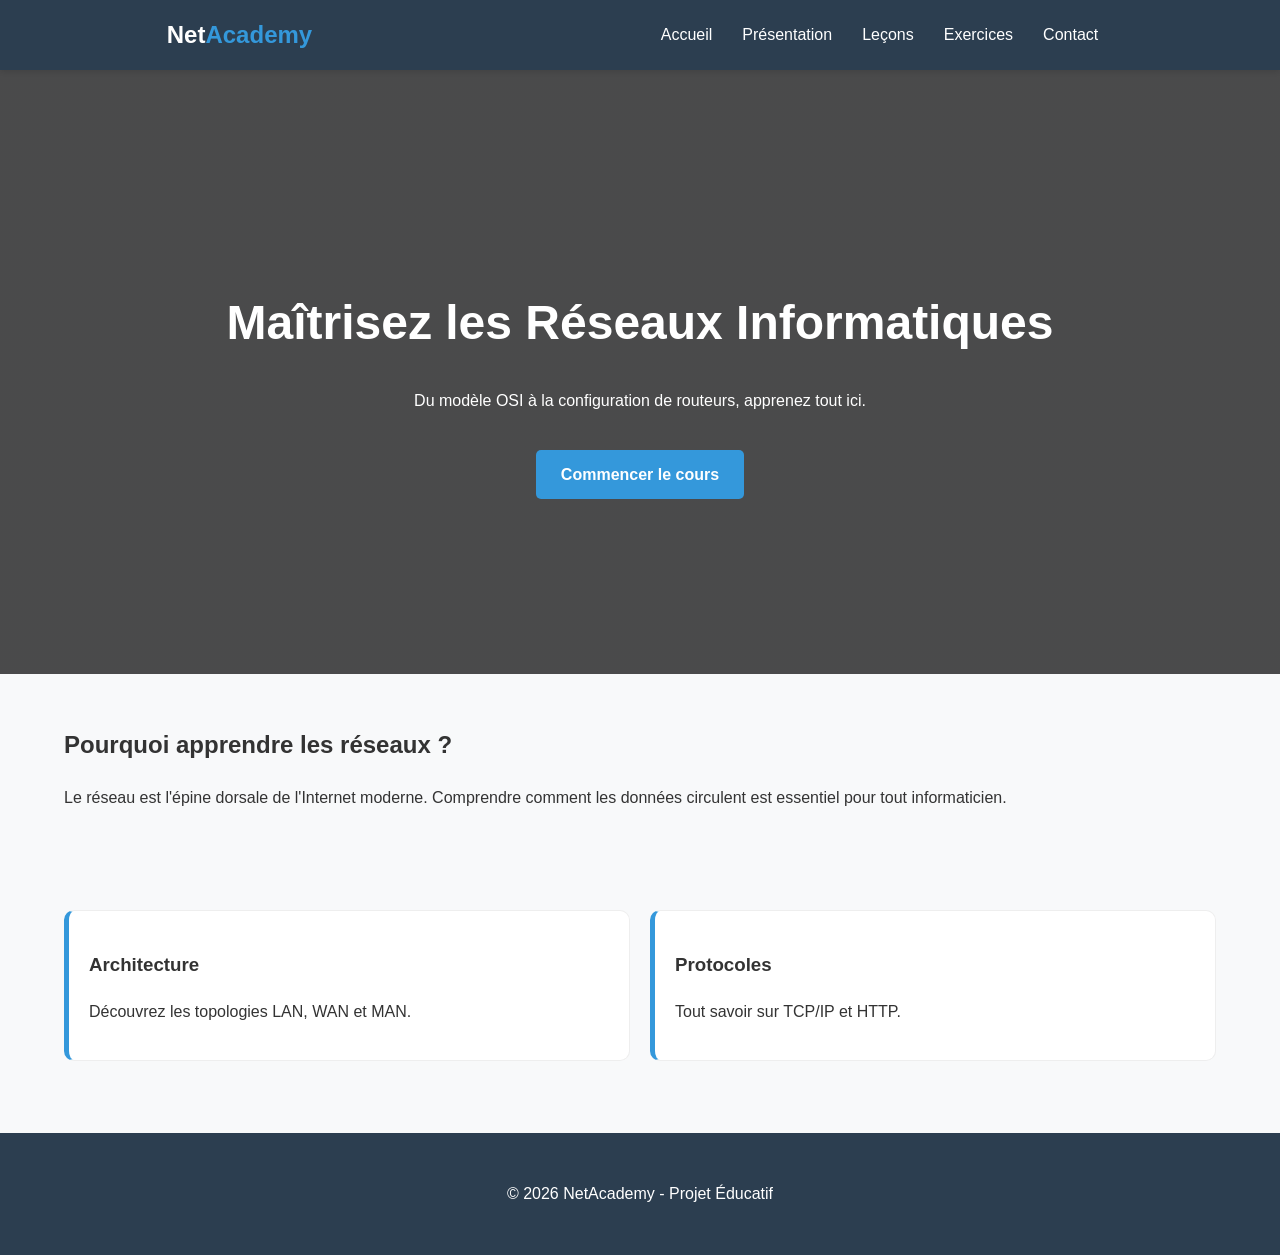
<file: index.html>
<!DOCTYPE html>
<html lang="fr">
<head>
    <meta charset="UTF-8">
    <meta name="viewport" content="width=device-width, initial-scale=1.0">
    <title>NetAcademy - Cours Réseaux</title>
    <link rel="stylesheet" href="style.css">
    <link rel="icon" type="png" href="favicon.png">
    <script src="script.js"></script>
</head>
<body>

   
    <header>
        
        <nav>
            <div class="logo"> Net<span>Academy</span></div>
            <ul>
                <li><a href="index.html">Accueil</a></li>
                <li><a href="cours.html">Présentation</a></li>
                <li><a href="lecon1.html">Leçons</a></li>
                <li><a href="exercices.html">Exercices</a></li>
                <li><a href="contact.html">Contact</a></li>
            </ul>
        </nav>
    </header>

    <section class="hero">
        <h1>Maîtrisez les Réseaux Informatiques</h1>
        <p>Du modèle OSI à la configuration de routeurs, apprenez tout ici.</p>
        <a href="cours.html" class="btn">Commencer le cours</a>
    </section>

    <main>
        <section id="intro">
            <h2>Pourquoi apprendre les réseaux ?</h2>
            <p>Le réseau est l'épine dorsale de l'Internet moderne. Comprendre comment les données circulent est essentiel pour tout informaticien.</p>
        </section>

        

         


        <section class="grid-lecons">
            <div class="card">
                <h3>Architecture</h3>
                <p>Découvrez les topologies LAN, WAN et MAN.</p>
            </div>
            <div class="card">
                <h3>Protocoles</h3>
                <p>Tout savoir sur TCP/IP et HTTP.</p>
            </div>
        </section>
    </main>

    <footer>
        <p>&copy; 2026 NetAcademy - Projet Éducatif</p>
    </footer>
    
</body>
</html>
</file>
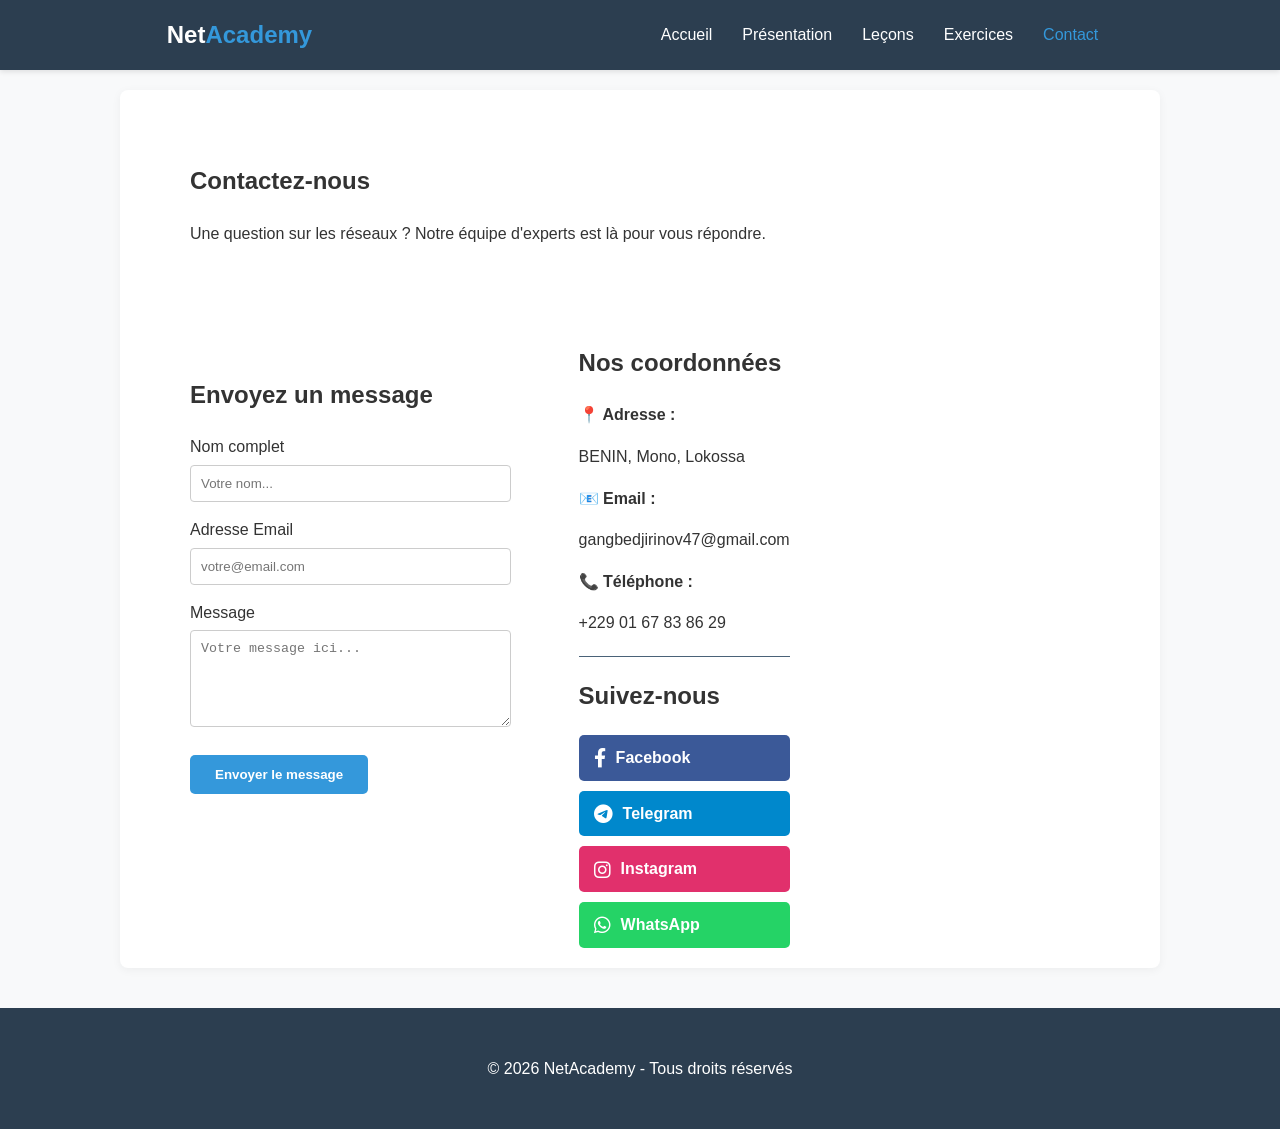
<file: contact.html>
<!DOCTYPE html>
<html lang="fr">
<head>
    <meta charset="UTF-8">
    <meta name="viewport" content="width=device-width, initial-scale=1.0">
    <title>Contact - NetAcademy</title>
    <link rel="stylesheet" href="style.css">
    <link rel="stylesheet" href="https://cdnjs.cloudflare.com/ajax/libs/font-awesome/6.0.0/css/all.min.css">
    <link rel="icon" type="png" href="favicon.png">
</head>
<body>
    <header>
        <nav>
            <div class="logo">Net<span>Academy</span></div>
            <ul>
                <li><a href="index.html">Accueil</a></li>
                <li><a href="cours.html">Présentation</a></li>
                <li><a href="lecon1.html">Leçons</a></li>
                <li><a href="exercices.html">Exercices</a></li>
                <li><a href="contact.html" class="active">Contact</a></li>
            </ul>
        </nav>
    </header>

    <main class="container">
        <section class="contact-header">
            <h1>Contactez-nous</h1>
            <p>Une question sur les réseaux ? Notre équipe d'experts est là pour vous répondre.</p>
        </section>

        <div class="contact-wrapper">
            <section class="contact-form">
                <h2>Envoyez un message</h2>
                <form action="#" method="post">
                    <div class="form-group">
                        <label for="nom">Nom complet</label>
                        <input type="text" id="nom" name="nom" placeholder="Votre nom..." required style="width: 100%; padding: 10px; margin-top: 5px; border: 1px solid #ccc; border-radius: 4px;">
                    </div>

                    <div class="form-group" style="margin-top: 15px;">
                        <label for="email">Adresse Email</label>
                        <input type="email" id="email" name="email" placeholder="votre@email.com" required style="width: 100%; padding: 10px; margin-top: 5px; border: 1px solid #ccc; border-radius: 4px;">
                    </div>

                    <div class="form-group" style="margin-top: 15px;">
                        <label for="message">Message</label>
                        <textarea id="message" name="message" rows="5" placeholder="Votre message ici..." required style="width: 100%; padding: 10px; margin-top: 5px; border: 1px solid #ccc; border-radius: 4px;"></textarea>
                    </div>

                    <button type="submit" class="btn">Envoyer le message</button>
                </form>
            </section>

            <aside class="contact-info">
                <h2>Nos coordonnées</h2>
                <div class="info-item" style="margin-bottom: 15px;">
                    <strong>📍 Adresse :</strong>
                    <p>BENIN, Mono, Lokossa</p>
                </div>
                <div class="info-item" style="margin-bottom: 15px;">
                    <strong>📧 Email :</strong>
                    <p>gangbedjirinov47@gmail.com</p> </div>
                <div class="info-item">
                    <strong>📞 Téléphone :</strong>
                    <p>+229 01 67 83 86 29</p>
                </div>

                <hr style="margin: 20px 0; border: 0; border-top: 1px solid #4a6278;">

                <h2>Suivez-nous</h2>
                <div class="social-links">
                    <a href="https://facebook.com/Espé Rance" target="_blank" class="social-btn facebook">
                        <i class="fab fa-facebook-f"></i> Facebook
                    </a>
                    <a href="https://t.me/Nores Gangbedji " target="_blank" class="social-btn telegram">
                        <i class="fab fa-telegram-plane"></i> Telegram
                    </a>
                    <a href="https://instagram.com/espe3475" target="_blank" class="social-btn instagram">
                        <i class="fab fa-instagram"></i> Instagram
                    </a>
                    <a href="https://wa.me/2290143046445" target="_blank" class="social-btn whatsapp">
                        <i class="fab fa-whatsapp"></i> WhatsApp
                    </a>
                </div>
            </aside>
        </div>
    </main>

    <footer>
        <p>&copy; 2026 NetAcademy - Tous droits réservés</p>
    </footer>

    <script src="script.js"></script>
</body>
</html>
</file>
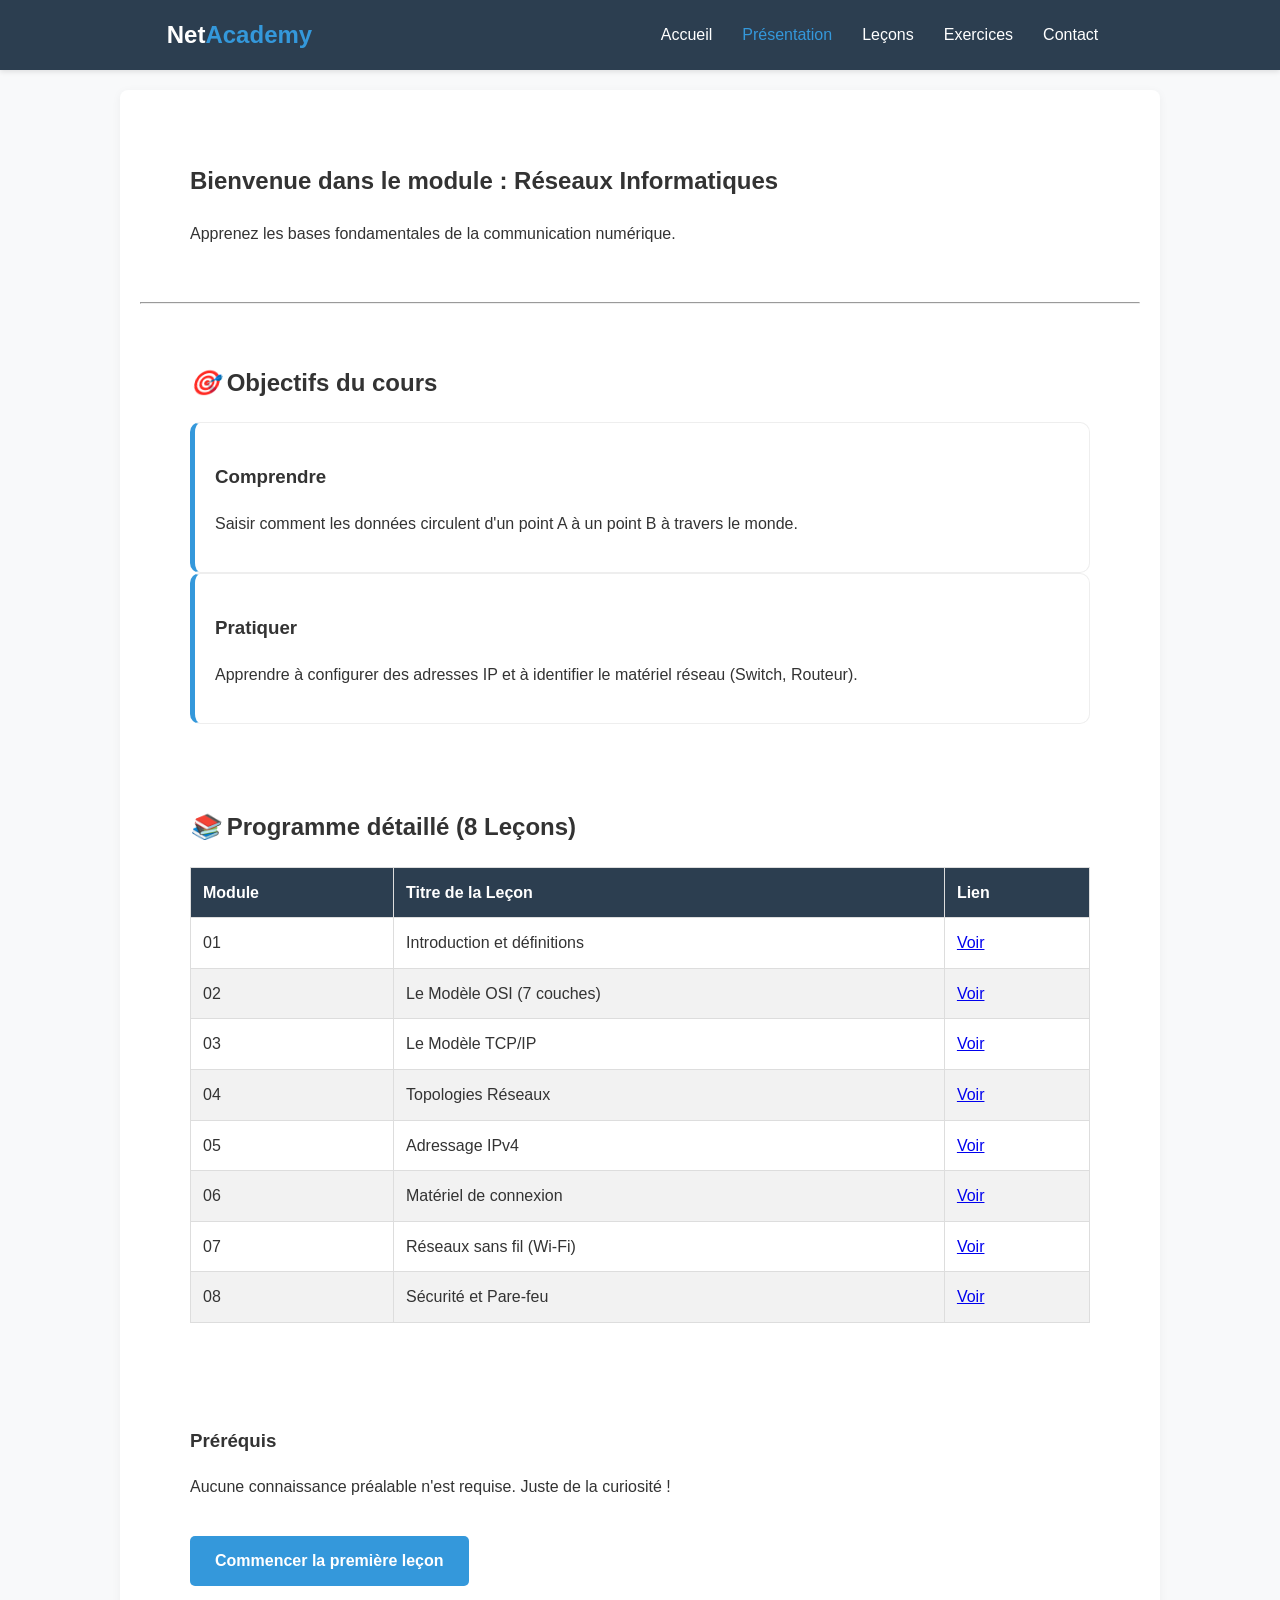
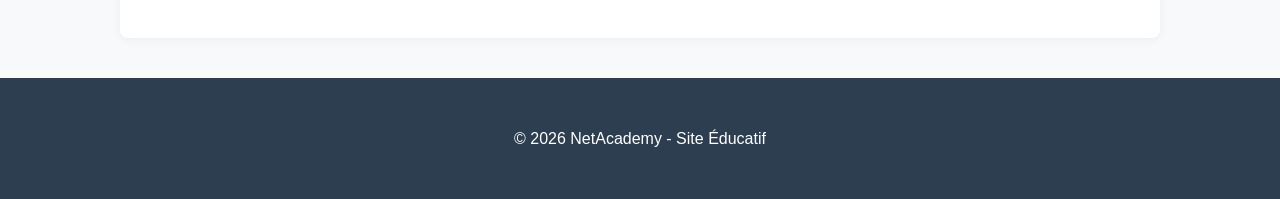
<file: cours.html>
<!DOCTYPE html>
<html lang="fr">
<head>
    <meta charset="UTF-8">
    <meta name="viewport" content="width=device-width, initial-scale=1.0">
    <title>Présentation du Cours - NetAcademy</title>
    <link rel="stylesheet" href="style.css">
    <link rel="icon" type="png" href="favicon.png">
    <script src="script.js"></script>
</head>
<body>

    
    <header>
        <nav>
            <div class="logo">Net<span>Academy</span></div>
            <ul>
                <li><a href="index.html">Accueil</a></li>
                <li><a href="cours.html" class="active">Présentation</a></li>
                <li><a href="lecon1.html">Leçons</a></li>
                <li><a href="exercices.html">Exercices</a></li>
                <li><a href="contact.html">Contact</a></li>
            </ul>
        </nav>
    </header>

    <main class="container">
        <section class="presentation-header">
            <h1>Bienvenue dans le module : Réseaux Informatiques</h1>
            <p class="subtitle">Apprenez les bases fondamentales de la communication numérique.</p>
        </section>

        <hr>

        <section class="objectifs">
            <h2><i class="icon">🎯</i> Objectifs du cours</h2>
            <div class="grid-presentation">
                <div class="div-info">
                    <h3>Comprendre</h3>
                    <p>Saisir comment les données circulent d'un point A à un point B à travers le monde.</p>
                </div>
                <div class="div-info">
                    <h3>Pratiquer</h3>
                    <p>Apprendre à configurer des adresses IP et à identifier le matériel réseau (Switch, Routeur).</p>
                </div>
            </div>
        </section>

        <section class="structure-cours">
            <h2><i class="icon">📚</i> Programme détaillé (8 Leçons)</h2>
            <table class="table-programme">
                <thead>
                    <tr>
                        <th>Module</th>
                        <th>Titre de la Leçon</th>
                        <th>Lien</th>
                    </tr>
                </thead>
                <tbody>
                    <tr><td>01</td><td>Introduction et définitions</td><td><a href="lecon1.html">Voir</a></td></tr>
                    <tr><td>02</td><td>Le Modèle OSI (7 couches)</td><td><a href="lecon2.html">Voir</a></td></tr>
                    <tr><td>03</td><td>Le Modèle TCP/IP</td><td><a href="lecon3.html">Voir</a></td></tr>
                    <tr><td>04</td><td>Topologies Réseaux</td><td><a href="lecon4.html">Voir</a></td></tr>
                    <tr><td>05</td><td>Adressage IPv4</td><td><a href="lecon5.html">Voir</a></td></tr>
                    <tr><td>06</td><td>Matériel de connexion</td><td><a href="lecon6.html">Voir</a></td></tr>
                    <tr><td>07</td><td>Réseaux sans fil (Wi-Fi)</td><td><a href="lecon7.html">Voir</a></td></tr>
                    <tr><td>08</td><td>Sécurité et Pare-feu</td><td><a href="lecon8.html">Voir</a></td></tr>
                </tbody>
            </table>
        </section>

        <section class="prerequis">
            <h3>Préréquis</h3>
            <p>Aucune connaissance préalable n'est requise. Juste de la curiosité !</p>
            <a href="lecon1.html" class="btn">Commencer la première leçon</a>
        </section>
    </main>

    <footer>
        <p>&copy; 2026 NetAcademy - Site Éducatif</p>
    </footer>

</body>
</html>
</file>
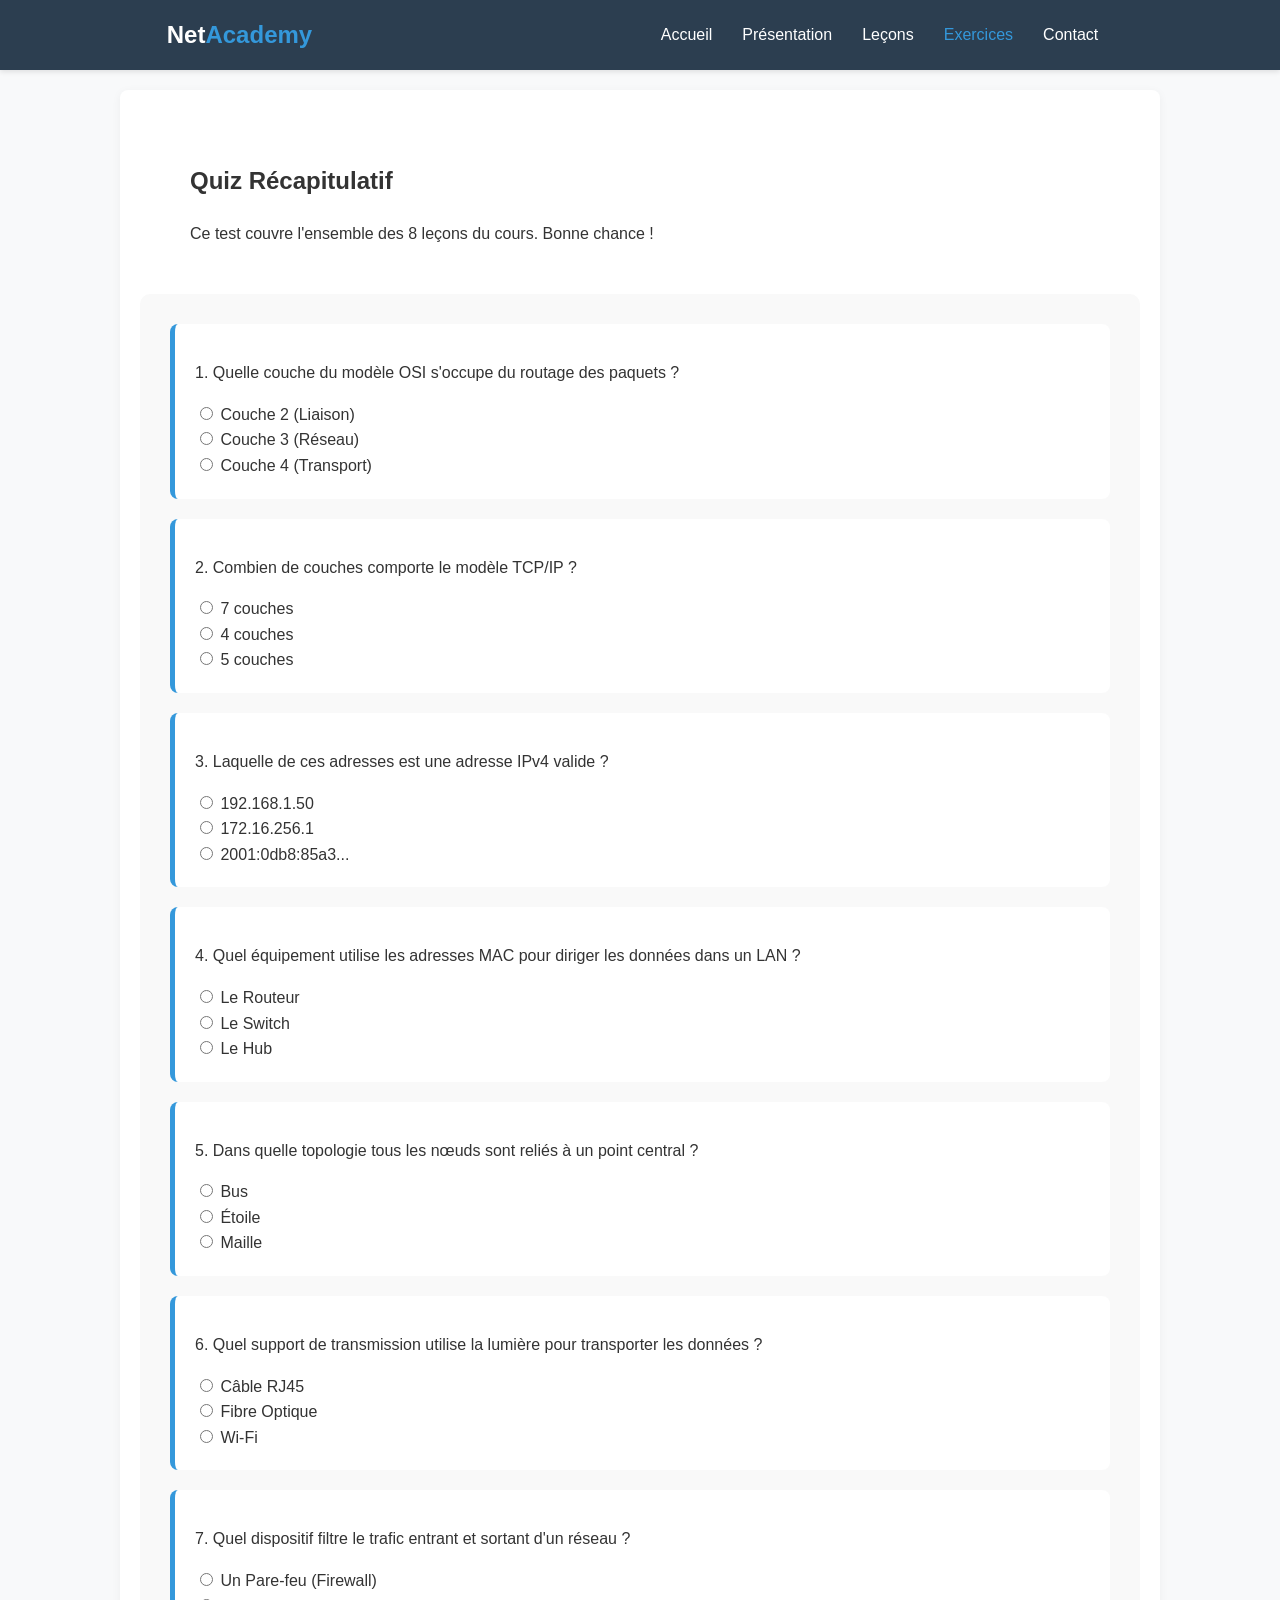
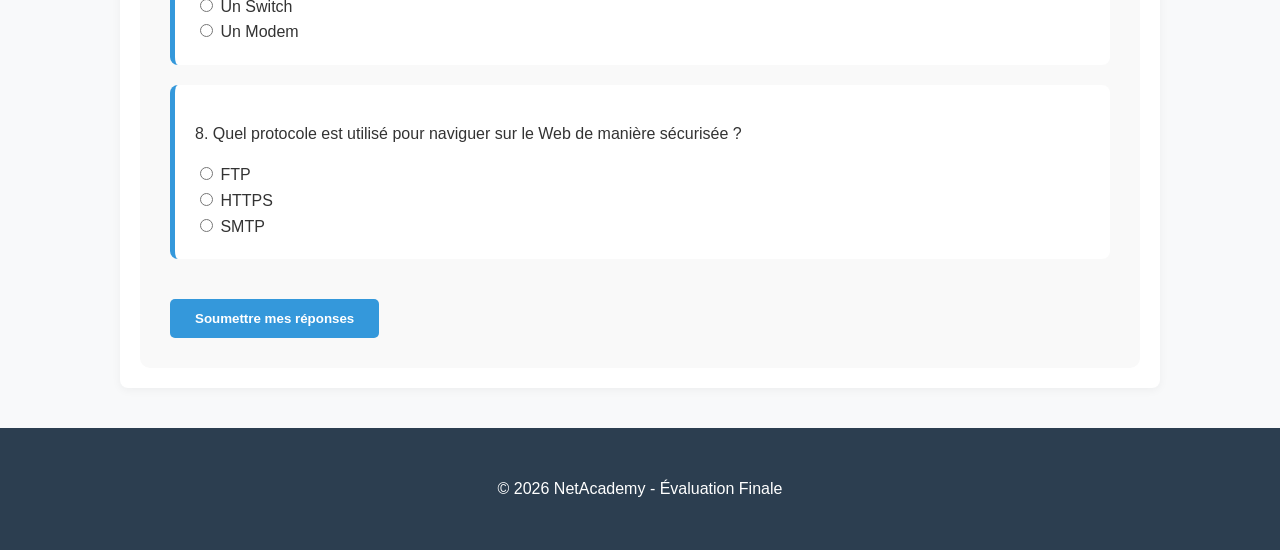
<file: exercices.html>
<!DOCTYPE html>
<html lang="fr">
<head>
    <meta charset="UTF-8">
    <meta name="viewport" content="width=device-width, initial-scale=1.0">
    <title>Quiz Final - NetAcademy</title>
    <link rel="stylesheet" href="style.css">
    <link rel="icon" type="png" href="favicon.png">
    <script src="script.js"></script>
</head>
<body>

            
    <header>
        <nav>
            <div class="logo">Net<span>Academy</span></div>
            <ul>
                <li><a href="index.html">Accueil</a></li>
                <li><a href="cours.html">Présentation</a></li>
                <li><a href="lecon1.html">Leçons</a></li>
                <li><a href="exercices.html" class="active">Exercices</a></li>
                <li><a href="contact.html">Contact</a></li>
            </ul>
        </nav>
    </header>

    <main class="container">
        <section class="quiz-header">
            <h1>Quiz Récapitulatif</h1>
            <p>Ce test couvre l'ensemble des 8 leçons du cours. Bonne chance !</p>
        </section>

        <section class="quiz-box">
            <form id="quizForm">
                <div class="question">
                    <p>1. Quelle couche du modèle OSI s'occupe du routage des paquets ?</p>
                    <input type="radio" name="q1" value="0"> Couche 2 (Liaison)<br>
                    <input type="radio" name="q1" value="1"> Couche 3 (Réseau)<br>
                    <input type="radio" name="q1" value="0"> Couche 4 (Transport)
                </div>

                <div class="question">
                    <p>2. Combien de couches comporte le modèle TCP/IP ?</p>
                    <input type="radio" name="q2" value="0"> 7 couches<br>
                    <input type="radio" name="q2" value="1"> 4 couches<br>
                    <input type="radio" name="q2" value="0"> 5 couches
                </div>

                <div class="question">
                    <p>3. Laquelle de ces adresses est une adresse IPv4 valide ?</p>
                    <input type="radio" name="q3" value="1"> 192.168.1.50<br>
                    <input type="radio" name="q3" value="0"> 172.16.256.1<br>
                    <input type="radio" name="q3" value="0"> 2001:0db8:85a3...
                </div>

                <div class="question">
                    <p>4. Quel équipement utilise les adresses MAC pour diriger les données dans un LAN ?</p>
                    <input type="radio" name="q4" value="0"> Le Routeur<br>
                    <input type="radio" name="q4" value="1"> Le Switch<br>
                    <input type="radio" name="q4" value="0"> Le Hub
                </div>

                <div class="question">
                    <p>5. Dans quelle topologie tous les nœuds sont reliés à un point central ?</p>
                    <input type="radio" name="q5" value="0"> Bus<br>
                    <input type="radio" name="q5" value="1"> Étoile<br>
                    <input type="radio" name="q5" value="0"> Maille
                </div>

                <div class="question">
                    <p>6. Quel support de transmission utilise la lumière pour transporter les données ?</p>
                    <input type="radio" name="q6" value="0"> Câble RJ45<br>
                    <input type="radio" name="q6" value="1"> Fibre Optique<br>
                    <input type="radio" name="q6" value="0"> Wi-Fi
                </div>

                <div class="question">
                    <p>7. Quel dispositif filtre le trafic entrant et sortant d'un réseau ?</p>
                    <input type="radio" name="q7" value="1"> Un Pare-feu (Firewall)<br>
                    <input type="radio" name="q7" value="0"> Un Switch<br>
                    <input type="radio" name="q7" value="0"> Un Modem
                </div>

                <div class="question">
                    <p>8. Quel protocole est utilisé pour naviguer sur le Web de manière sécurisée ?</p>
                    <input type="radio" name="q8" value="0"> FTP<br>
                    <input type="radio" name="q8" value="1"> HTTPS<br>
                    <input type="radio" name="q8" value="0"> SMTP
                </div>

                <div class="center">
                    <button type="button" class="btn" onclick="calculerResultat()">Soumettre mes réponses</button>
                </div>
            </form>

            <div id="resultDisplay" class="result-card" style="display:none;">
                <h2 id="scoreText"></h2>
                <p id="commentText"></p>
                <button class="btn" onclick="location.reload()">Recommencer</button>
            </div>
        </section>
    </main>

    <script>
        function calculerResultat() {
            let score = 0;
            const totalQuestions = 8;
            const form = document.getElementById('quizForm');
            const results = new FormData(form);

            // Calcul du score basé sur les "value=1" pour les bonnes réponses
            for (let value of results.values()) {
                score += parseInt(value);
            }

            // Affichage de la boîte de résultat
            const display = document.getElementById('resultDisplay');
            const scoreText = document.getElementById('scoreText');
            const commentText = document.getElementById('commentText');

            display.style.display = "block";
            form.style.display = "none"; // On cache le formulaire

            scoreText.innerHTML = `Votre score : ${score} / ${totalQuestions}`;

            if(score === totalQuestions) {
                commentText.innerHTML = "🏆 Excellent ! Vous maîtrisez parfaitement les réseaux.";
                display.style.backgroundColor = "#d4edda"; // Vert
                display.style.color = "#155724";
            } else if (score >= 5) {
                commentText.innerHTML = "🥈 Très bien ! Vous avez de solides bases.";
                display.style.backgroundColor = "#fff3cd"; // Jaune
                display.style.color = "#856404";
            } else {
                commentText.innerHTML = "📚 Courage ! Relisez les leçons et réessayez.";
                display.style.backgroundColor = "#f8d7da"; // Rouge
                display.style.color = "#721c24";
            }
        }
    </script>

    <footer>
        <p>&copy; 2026 NetAcademy - Évaluation Finale</p>
    </footer>

</body>
</html>
</file>
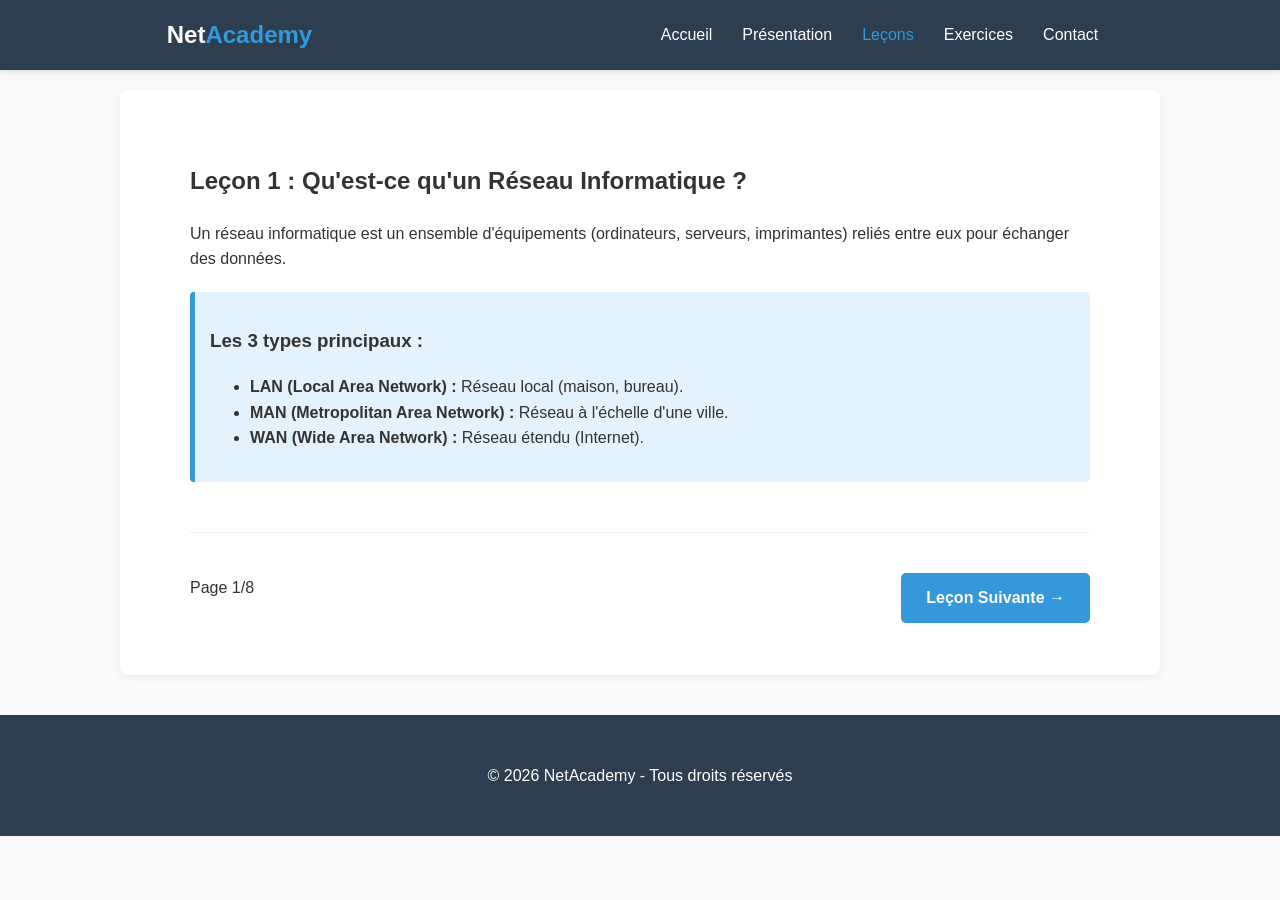
<file: lecon1.html>
<!DOCTYPE html>
<html lang="fr">
<head>
    <meta charset="UTF-8">
    <meta name="viewport" content="width=device-width, initial-scale=1.0">
    <title>Leçon 1 : Introduction aux Réseaux - NetAcademy</title>
    <link rel="stylesheet" href="style.css"> 
    <link rel="icon" type="png" href="favicon.png">
</head>
    
<body>
    
    <header>
        <nav>
            <div class="logo">Net<span>Academy</span></div>
            <ul>
                <li><a href="index.html">Accueil</a></li>
                <li><a href="cours.html">Présentation</a></li>
                <li><a href="lecon1.html" class="active">Leçons</a></li> <li><a href="exercices.html">Exercices</a></li>
                <li><a href="contact.html">Contact</a></li>
            </ul>
        </nav>
    </header>

    <main class="container">
        <section class="lesson-content">
            <h1>Leçon 1 : Qu'est-ce qu'un Réseau Informatique ?</h1>
            <p>Un réseau informatique est un ensemble d'équipements (ordinateurs, serveurs, imprimantes) reliés entre eux pour échanger des données.</p>
            
            <div class="important-note">
                <h3>Les 3 types principaux :</h3>
                <ul>
                    <li><strong>LAN (Local Area Network) :</strong> Réseau local (maison, bureau).</li>
                    <li><strong>MAN (Metropolitan Area Network) :</strong> Réseau à l'échelle d'une ville.</li>
                    <li><strong>WAN (Wide Area Network) :</strong> Réseau étendu (Internet).</li>
                </ul>
            </div>

            <div class="navigation-lecons">
                <span>Page 1/8</span>
                <a href="lecon2.html" class="btn">Leçon Suivante &rarr;</a>
            </div>
        </section>
    </main>

    <footer>
        <p>&copy; 2026 NetAcademy - Tous droits réservés</p>
    </footer>

    <script src="script.js"></script>
</body>
</html>
</file>
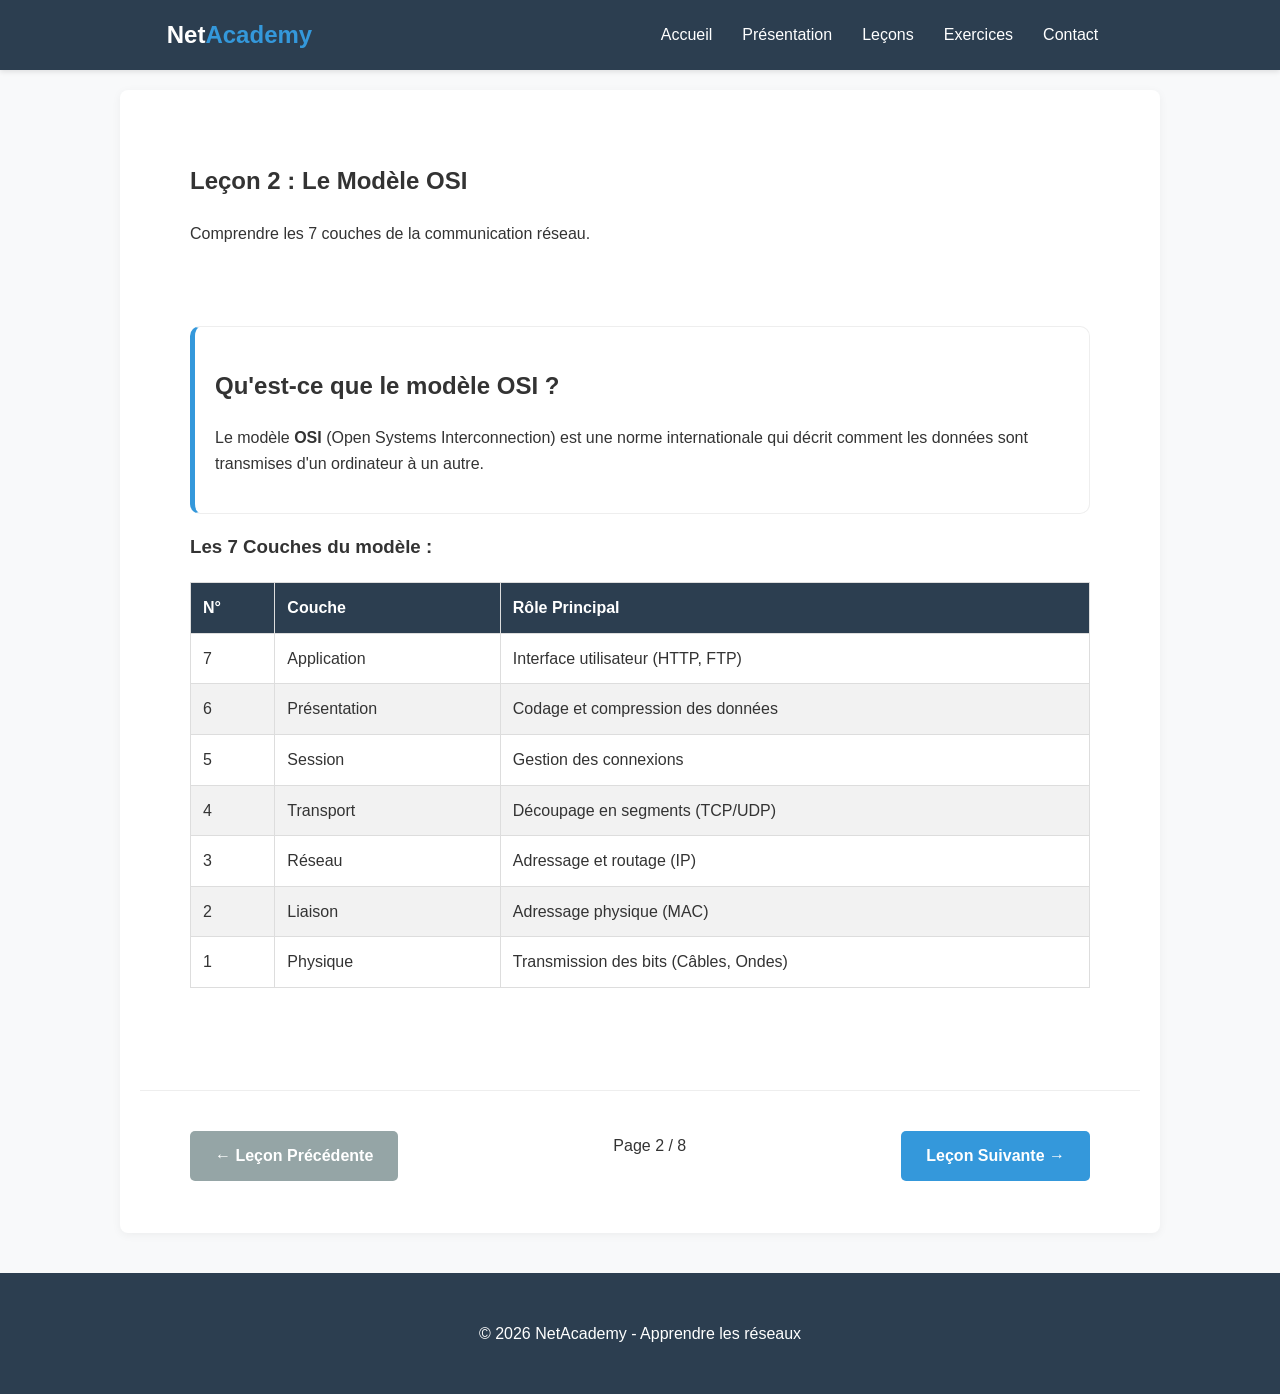
<file: lecon2.html>
<!DOCTYPE html>
<html lang="fr">
<head>
    <meta charset="UTF-8">
    <meta name="viewport" content="width=device-width, initial-scale=1.0">
    <title>Leçon 2 : Le Modèle OSI - NetAcademy</title>
    <link rel="stylesheet" href="style.css">
    <link rel="icon" type="png" href="favicon.png">
    <script src="script.js"></script>
</head>

<body>

   
    <header>
        <nav>
            <div class="logo">Net<span>Academy</span></div>
            <ul>
                <li><a href="index.html">Accueil</a></li>
                <li><a href="cours.html">Présentation</a></li>
                <li><a href="lecon1.html">Leçons</a></li>
                <li><a href="exercices.html">Exercices</a></li>
                <li><a href="contact.html">Contact</a></li>
            </ul>
        </nav>
    </header>

    <main class="container">
        <section class="lesson-header">
            <h1>Leçon 2 : Le Modèle OSI</h1>
            <p>Comprendre les 7 couches de la communication réseau.</p>
        </section>

        <section class="content">
            <div class="div-info">
                <h2>Qu'est-ce que le modèle OSI ?</h2>
                <p>Le modèle <strong>OSI</strong> (Open Systems Interconnection) est une norme internationale qui décrit comment les données sont transmises d'un ordinateur à un autre.</p>
            </div>

            

            <h3>Les 7 Couches du modèle :</h3>
            <table class="table-programme">
                <thead>
                    <tr>
                        <th>N°</th>
                        <th>Couche</th>
                        <th>Rôle Principal</th>
                    </tr>
                </thead>
                <tbody>
                    <tr><td>7</td><td>Application</td><td>Interface utilisateur (HTTP, FTP)</td></tr>
                    <tr><td>6</td><td>Présentation</td><td>Codage et compression des données</td></tr>
                    <tr><td>5</td><td>Session</td><td>Gestion des connexions</td></tr>
                    <tr><td>4</td><td>Transport</td><td>Découpage en segments (TCP/UDP)</td></tr>
                    <tr><td>3</td><td>Réseau</td><td>Adressage et routage (IP)</td></tr>
                    <tr><td>2</td><td>Liaison</td><td>Adressage physique (MAC)</td></tr>
                    <tr><td>1</td><td>Physique</td><td>Transmission des bits (Câbles, Ondes)</td></tr>
                </tbody>
            </table>
        </section>

        <section class="navigation-lecons">
            <a href="lecon1.html" class="btn" style="background: #95a5a6;">&larr; Leçon Précédente</a>
            <span>Page 2 / 8</span>
            <a href="lecon3.html" class="btn">Leçon Suivante &rarr;</a>
        </section>
    </main>

    <footer>
        <p>&copy; 2026 NetAcademy - Apprendre les réseaux</p>
    </footer>

</body>
</html>
</file>
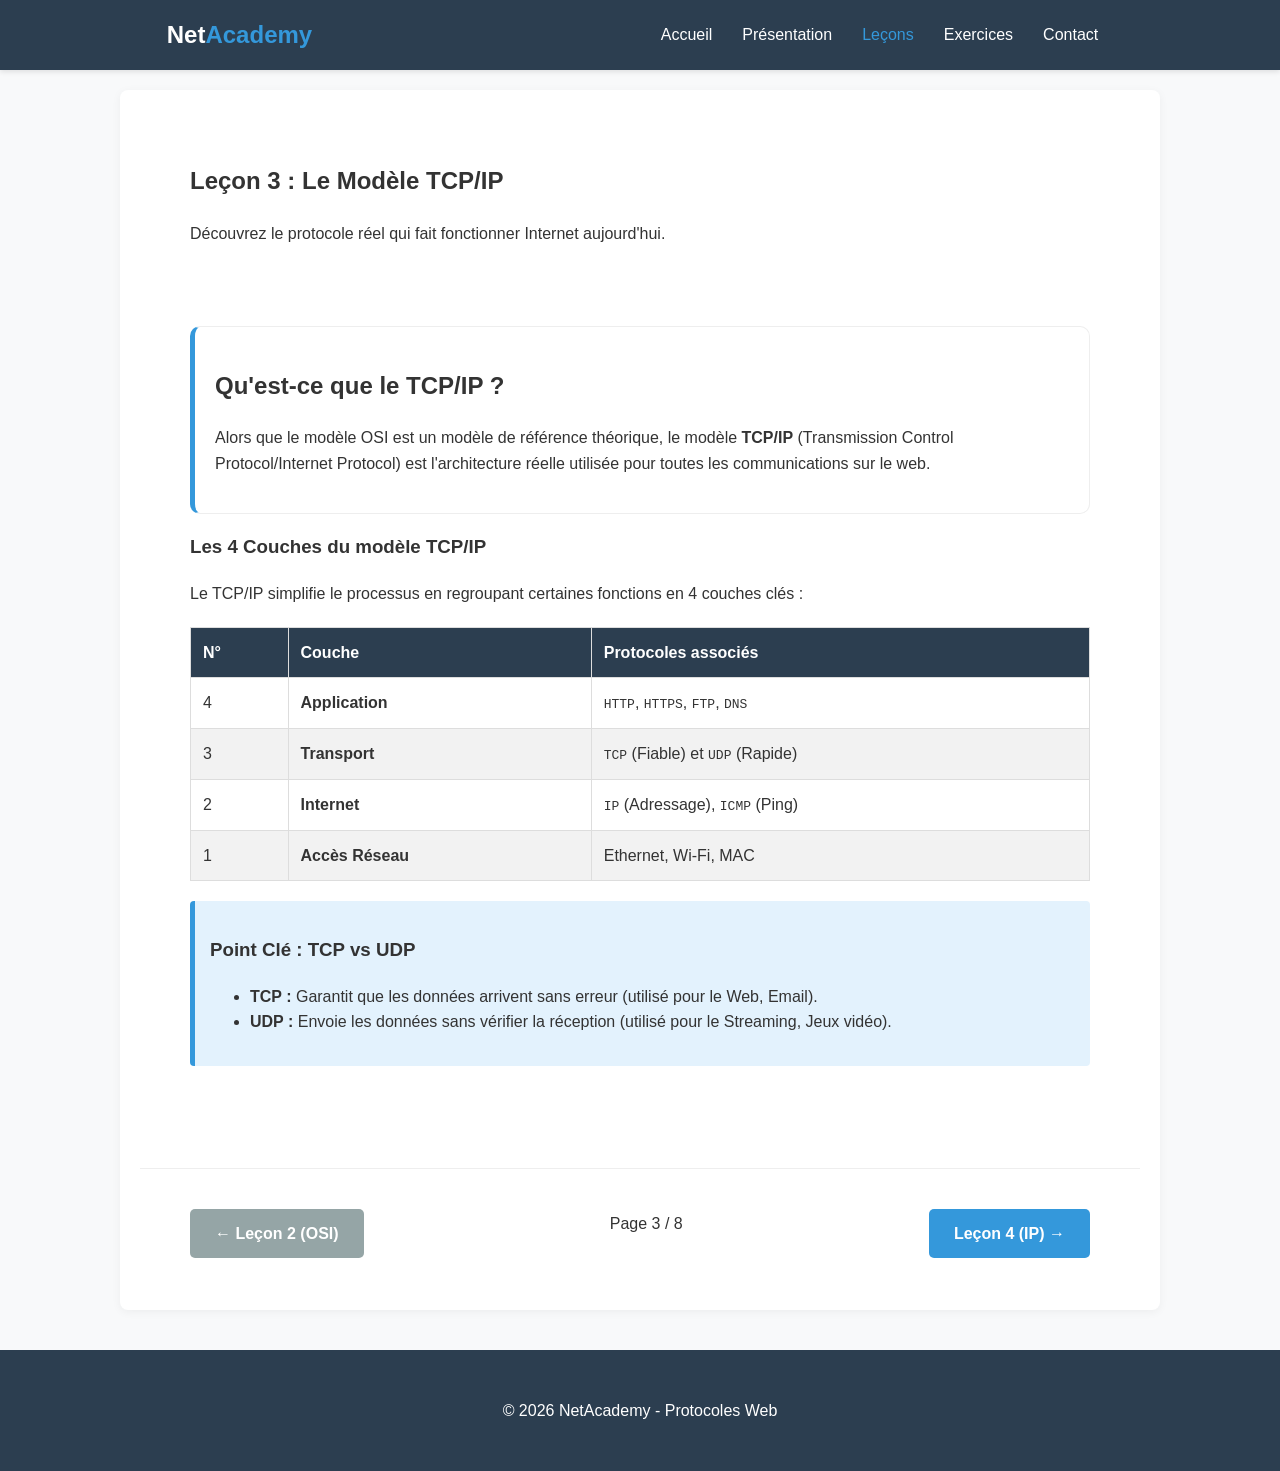
<file: lecon3.html>
<!DOCTYPE html>
<html lang="fr">
<head>
    <meta charset="UTF-8">
    <meta name="viewport" content="width=device-width, initial-scale=1.0">
    <title>Leçon 3 : Le Modèle TCP/IP - NetAcademy</title>
    <link rel="stylesheet" href="style.css">
    <link rel="icon" type="png" href="favicon.png">
    <script src="script.js"></script>
 </head>
 
<body>
    <header>
        <nav>
            <div class="logo">Net<span>Academy</span></div>
            <ul>
                <li><a href="index.html">Accueil</a></li>
                <li><a href="cours.html">Présentation</a></li>
                <li><a href="lecon1.html" class="active">Leçons</a></li>
                <li><a href="exercices.html">Exercices</a></li>
                <li><a href="contact.html">Contact</a></li>
            </ul>
        </nav>
    </header>

    <main class="container">
        <section class="lesson-header">
            <h1>Leçon 3 : Le Modèle TCP/IP</h1>
            <p>Découvrez le protocole réel qui fait fonctionner Internet aujourd'hui.</p>
        </section>

        <section class="content">
            <div class="div-info">
                <h2>Qu'est-ce que le TCP/IP ?</h2>
                <p>Alors que le modèle OSI est un modèle de référence théorique, le modèle <strong>TCP/IP</strong> (Transmission Control Protocol/Internet Protocol) est l'architecture réelle utilisée pour toutes les communications sur le web.</p>
            </div>

            

            <h3>Les 4 Couches du modèle TCP/IP</h3>
            <p>Le TCP/IP simplifie le processus en regroupant certaines fonctions en 4 couches clés :</p>
            
            <table class="table-programme">
                <thead>
                    <tr>
                        <th>N°</th>
                        <th>Couche</th>
                        <th>Protocoles associés</th>
                    </tr>
                </thead>
                <tbody>
                    <tr>
                        <td>4</td>
                        <td><strong>Application</strong></td>
                        <td><code>HTTP</code>, <code>HTTPS</code>, <code>FTP</code>, <code>DNS</code></td>
                    </tr>
                    <tr>
                        <td>3</td>
                        <td><strong>Transport</strong></td>
                        <td><code>TCP</code> (Fiable) et <code>UDP</code> (Rapide)</td>
                    </tr>
                    <tr>
                        <td>2</td>
                        <td><strong>Internet</strong></td>
                        <td><code>IP</code> (Adressage), <code>ICMP</code> (Ping)</td>
                    </tr>
                    <tr>
                        <td>1</td>
                        <td><strong>Accès Réseau</strong></td>
                        <td>Ethernet, Wi-Fi, MAC</td>
                    </tr>
                </tbody>
            </table>

            <div class="important-note">
                <h3>Point Clé : TCP vs UDP</h3>
                <ul>
                    <li><strong>TCP :</strong> Garantit que les données arrivent sans erreur (utilisé pour le Web, Email).</li>
                    <li><strong>UDP :</strong> Envoie les données sans vérifier la réception (utilisé pour le Streaming, Jeux vidéo).</li>
                </ul>
            </div>
        </section>

        <section class="navigation-lecons">
            <a href="lecon2.html" class="btn" style="background: #95a5a6;">&larr; Leçon 2 (OSI)</a>
            <span>Page 3 / 8</span>
            <a href="lecon4.html" class="btn">Leçon 4 (IP) &rarr;</a>
        </section>
    </main>

    <footer>
        <p>&copy; 2026 NetAcademy - Protocoles Web</p>
    </footer>

</body>
</html>
</file>
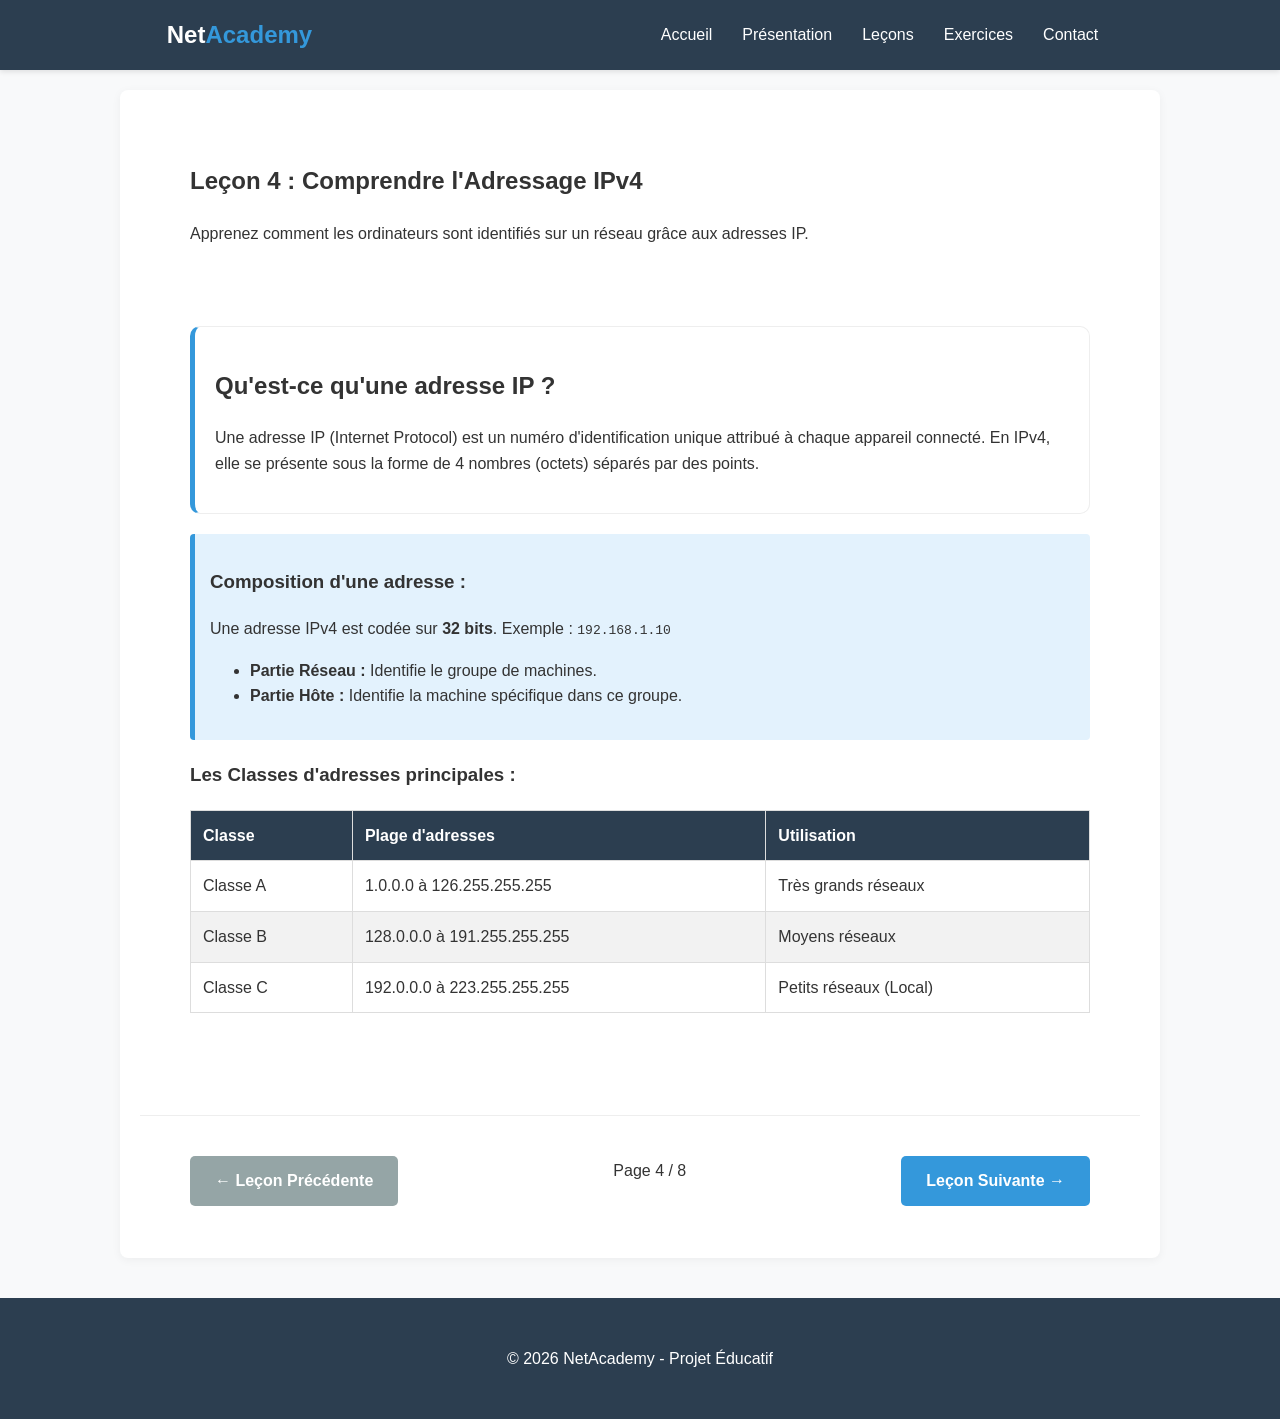
<file: lecon4.html>
<!DOCTYPE html>
<html lang="fr">
<head>
    <meta charset="UTF-8">
    <meta name="viewport" content="width=device-width, initial-scale=1.0">
    <title>Leçon 4 : L'Adressage IPv4 - NetAcademy</title>
    <link rel="stylesheet" href="style.css">
    <link rel="icon" type="png" href="favicon.png">
    <script src="script.js"></script>
</head> 

<body>
    
    <header>
        <nav>
            <div class="logo">Net<span>Academy</span></div>
            <ul>
                <li><a href="index.html">Accueil</a></li>
                <li><a href="cours.html">Présentation</a></li>
                <li><a href="lecon1.html">Leçons</a></li>
                <li><a href="exercices.html">Exercices</a></li>
                <li><a href="contact.html">Contact</a></li>
            </ul>
        </nav>
    </header>

    <main class="container">
        <section class="lesson-header">
            <h1>Leçon 4 : Comprendre l'Adressage IPv4</h1>
            <p>Apprenez comment les ordinateurs sont identifiés sur un réseau grâce aux adresses IP.</p>
        </section>

        <section class="content">
            <div class="div-info">
                <h2>Qu'est-ce qu'une adresse IP ?</h2>
                <p>Une adresse IP (Internet Protocol) est un numéro d'identification unique attribué à chaque appareil connecté. En IPv4, elle se présente sous la forme de 4 nombres (octets) séparés par des points.</p>
            </div>

            

            <div class="important-note">
                <h3>Composition d'une adresse :</h3>
                <p>Une adresse IPv4 est codée sur <strong>32 bits</strong>. Exemple : <code>192.168.1.10</code></p>
                <ul>
                    <li><strong>Partie Réseau :</strong> Identifie le groupe de machines.</li>
                    <li><strong>Partie Hôte :</strong> Identifie la machine spécifique dans ce groupe.</li>
                </ul>
            </div>

            <h3>Les Classes d'adresses principales :</h3>
            <table class="table-programme">
                <thead>
                    <tr>
                        <th>Classe</th>
                        <th>Plage d'adresses</th>
                        <th>Utilisation</th>
                    </tr>
                </thead>
                <tbody>
                    <tr><td>Classe A</td><td>1.0.0.0 à 126.255.255.255</td><td>Très grands réseaux</td></tr>
                    <tr><td>Classe B</td><td>128.0.0.0 à 191.255.255.255</td><td>Moyens réseaux</td></tr>
                    <tr><td>Classe C</td><td>192.0.0.0 à 223.255.255.255</td><td>Petits réseaux (Local)</td></tr>
                </tbody>
            </table>
        </section>

        <section class="navigation-lecons">
            <a href="lecon3.html" class="btn" style="background: #95a5a6;">&larr; Leçon Précédente</a>
            <span>Page 4 / 8</span>
            <a href="lecon5.html" class="btn">Leçon Suivante &rarr;</a>
        </section>
    </main>

    <footer>
        <p>&copy; 2026 NetAcademy - Projet Éducatif</p>
    </footer>

</body>
</html>
</file>
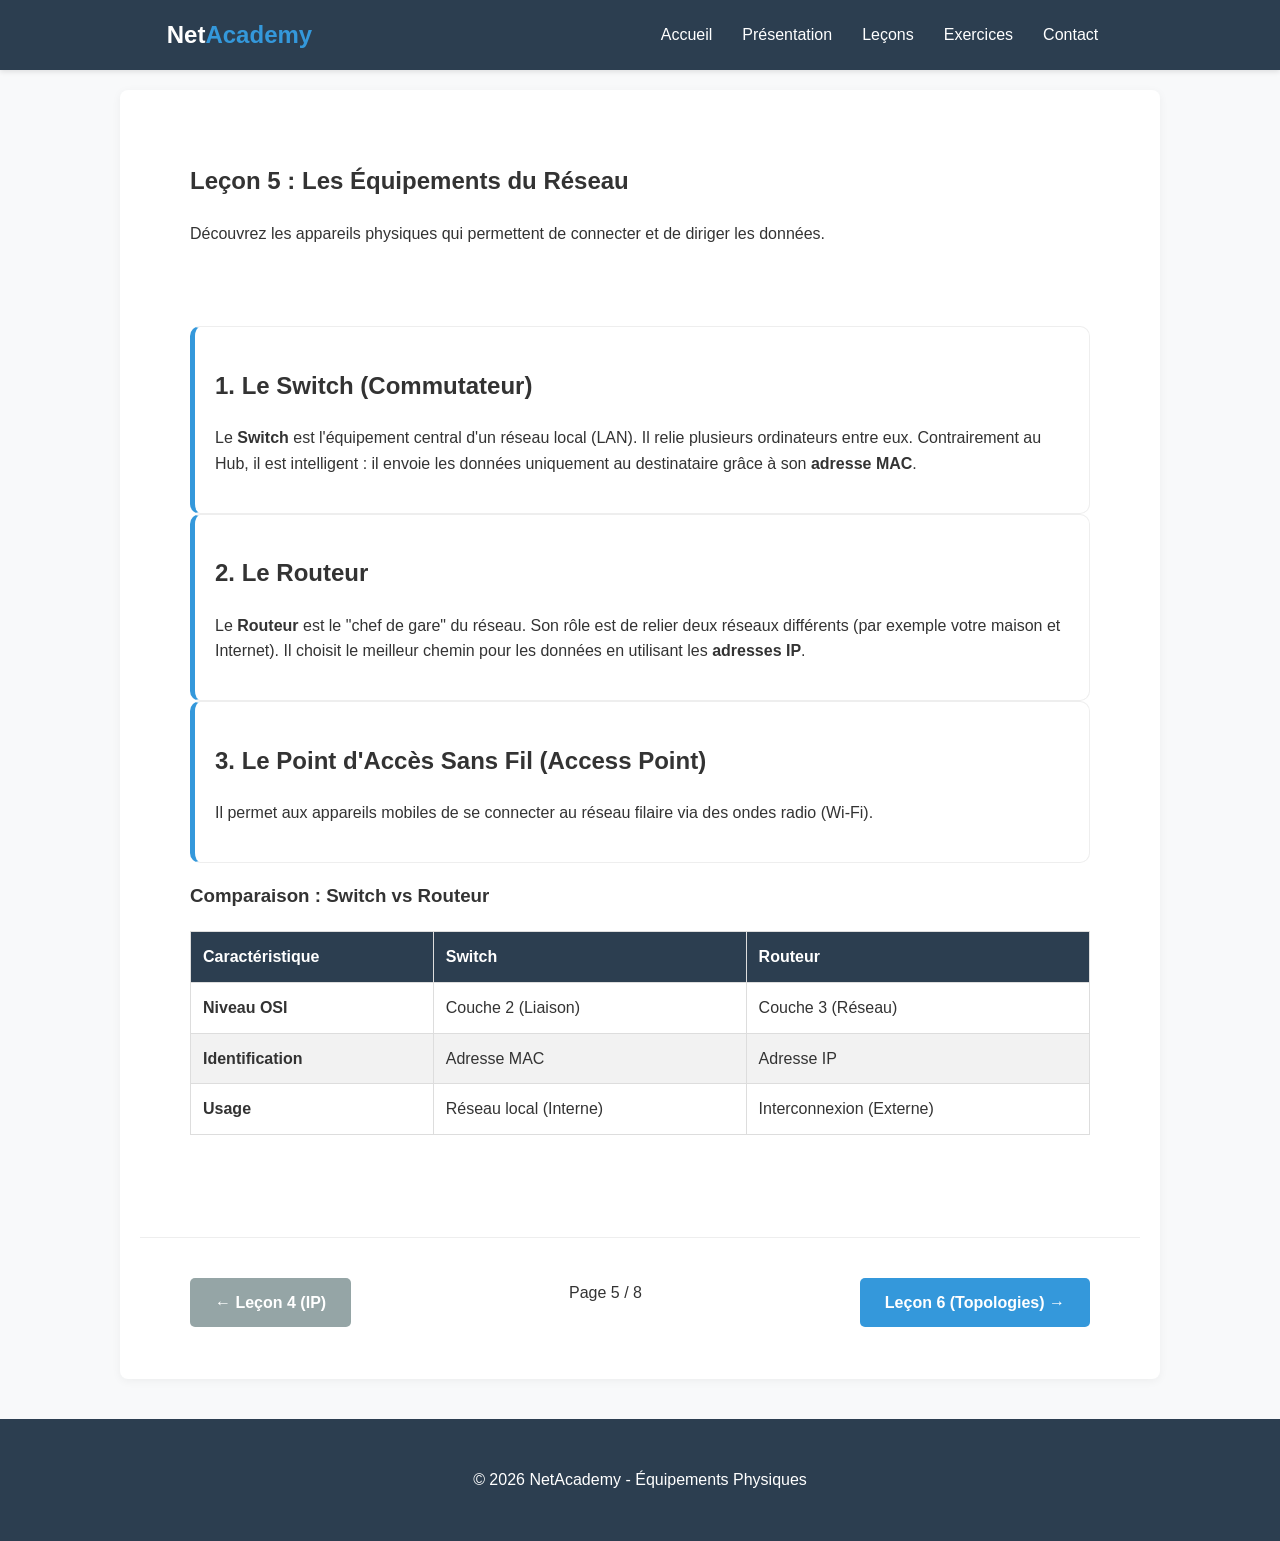
<file: lecon5.html>
<!DOCTYPE html>
<html lang="fr">
<head>
    <meta charset="UTF-8">
    <meta name="viewport" content="width=device-width, initial-scale=1.0">
    <title>Leçon 5 : Le Matériel Réseau - NetAcademy</title>
    <link rel="stylesheet" href="style.css">
    <link rel="icon" type="png" href="favicon.png">
    <script src="script.js"></script>
</head>

<body>
    
    <header>
        <nav>
            <div class="logo">Net<span>Academy</span></div>
            <ul>
                <li><a href="index.html">Accueil</a></li>
                <li><a href="cours.html">Présentation</a></li>
                <li><a href="lecon1.html">Leçons</a></li>
                <li><a href="exercices.html">Exercices</a></li>
                <li><a href="contact.html">Contact</a></li>
            </ul>
        </nav>
    </header>

    <main class="container">
        <section class="lesson-header">
            <h1>Leçon 5 : Les Équipements du Réseau</h1>
            <p>Découvrez les appareils physiques qui permettent de connecter et de diriger les données.</p>
        </section>

        <section class="content">
            <div class="div-info">
                <h2>1. Le Switch (Commutateur)</h2>
                <p>Le <strong>Switch</strong> est l'équipement central d'un réseau local (LAN). Il relie plusieurs ordinateurs entre eux. Contrairement au Hub, il est intelligent : il envoie les données uniquement au destinataire grâce à son <strong>adresse MAC</strong>.</p>
            </div>

            

            <div class="div-info">
                <h2>2. Le Routeur</h2>
                <p>Le <strong>Routeur</strong> est le "chef de gare" du réseau. Son rôle est de relier deux réseaux différents (par exemple votre maison et Internet). Il choisit le meilleur chemin pour les données en utilisant les <strong>adresses IP</strong>.</p>
            </div>

            

            <div class="div-info">
                <h2>3. Le Point d'Accès Sans Fil (Access Point)</h2>
                <p>Il permet aux appareils mobiles de se connecter au réseau filaire via des ondes radio (Wi-Fi).</p>
            </div>

            <h3>Comparaison : Switch vs Routeur</h3>
            <table class="table-programme">
                <thead>
                    <tr>
                        <th>Caractéristique</th>
                        <th>Switch</th>
                        <th>Routeur</th>
                    </tr>
                </thead>
                <tbody>
                    <tr>
                        <td><strong>Niveau OSI</strong></td>
                        <td>Couche 2 (Liaison)</td>
                        <td>Couche 3 (Réseau)</td>
                    </tr>
                    <tr>
                        <td><strong>Identification</strong></td>
                        <td>Adresse MAC</td>
                        <td>Adresse IP</td>
                    </tr>
                    <tr>
                        <td><strong>Usage</strong></td>
                        <td>Réseau local (Interne)</td>
                        <td>Interconnexion (Externe)</td>
                    </tr>
                </tbody>
            </table>
        </section>

        <section class="navigation-lecons">
            <a href="lecon4.html" class="btn" style="background: #95a5a6;">&larr; Leçon 4 (IP)</a>
            <span>Page 5 / 8</span>
            <a href="lecon6.html" class="btn">Leçon 6 (Topologies) &rarr;</a>
        </section>
    </main>

    <footer>
        <p>&copy; 2026 NetAcademy - Équipements Physiques</p>
    </footer>

</body>
</html>
</file>
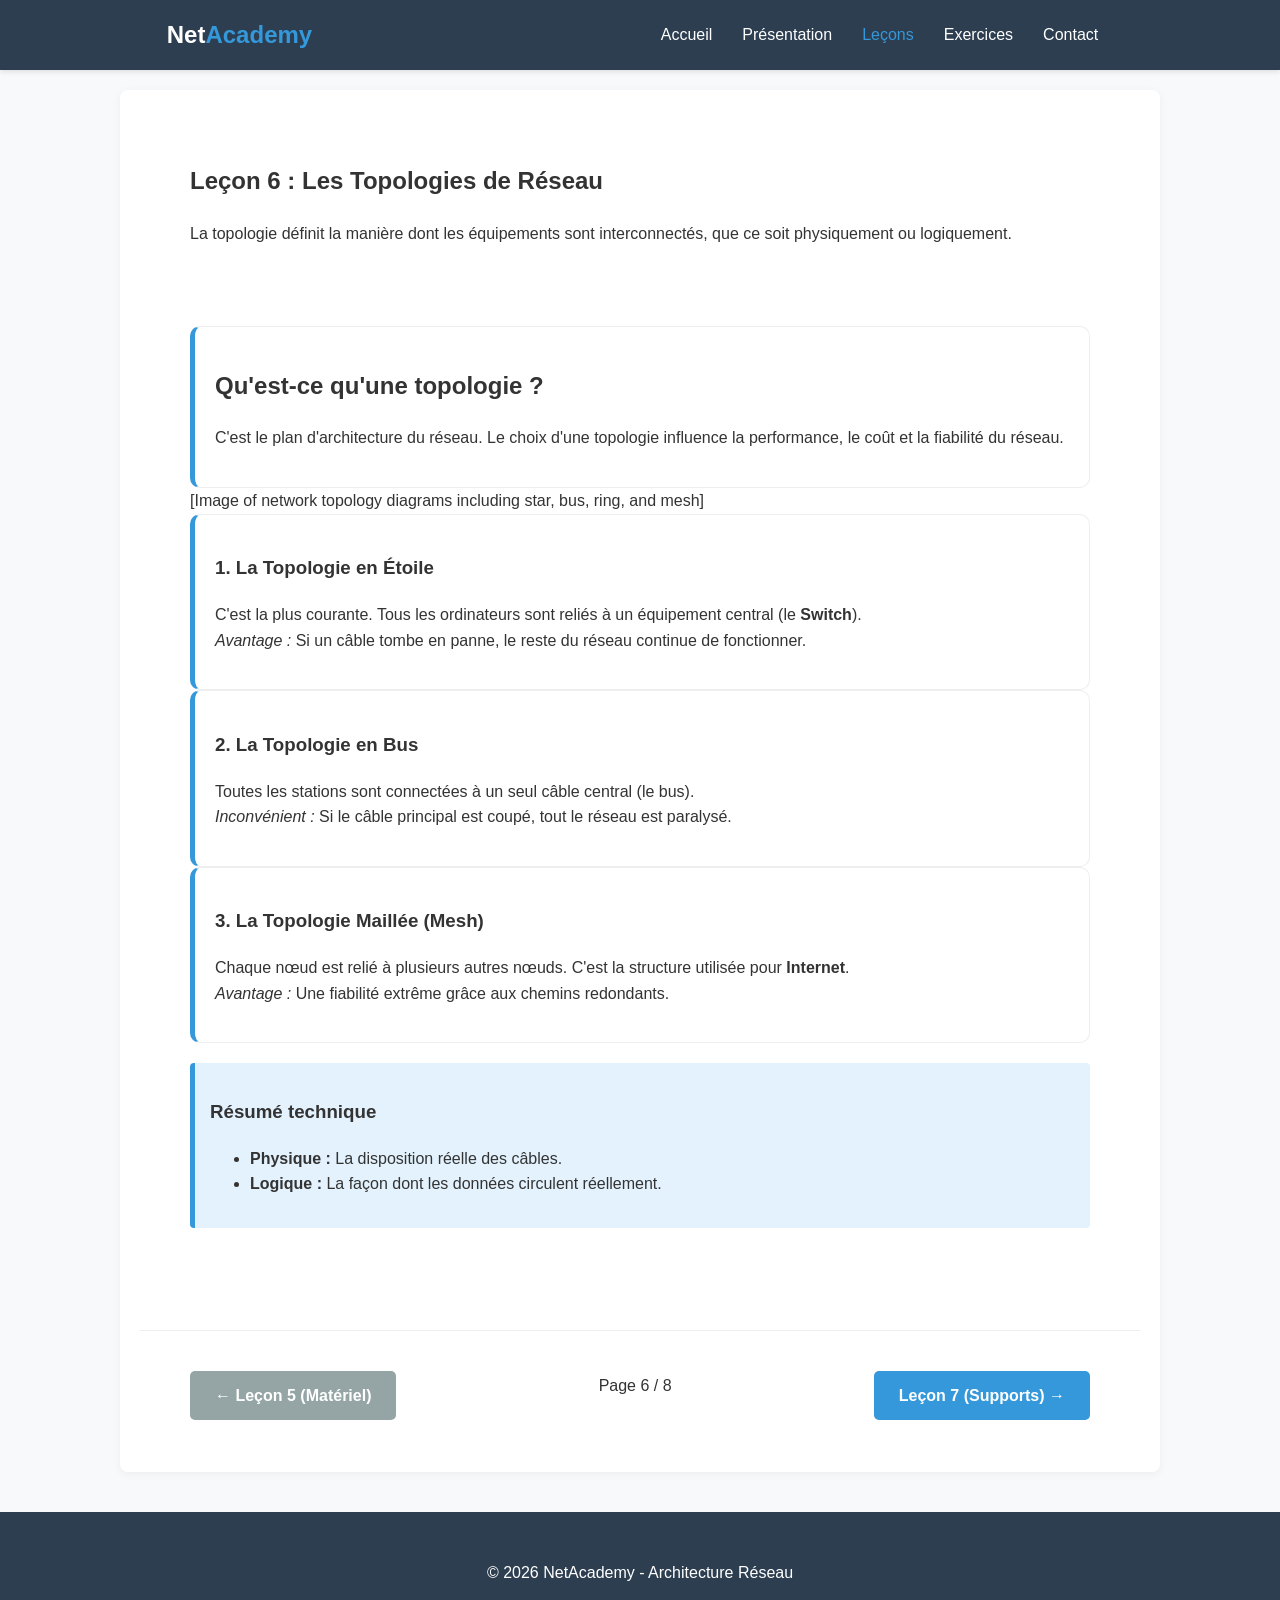
<file: lecon6.html>
<!DOCTYPE html>
<html lang="fr">
<head>
    <meta charset="UTF-8">
    <meta name="viewport" content="width=device-width, initial-scale=1.0">
    <title>Leçon 6 : Les Topologies - NetAcademy</title>
    <link rel="stylesheet" href="style.css">
    <link rel="icon" type="png" href="favicon.png">
    <script src="script.js"></script>
</head>

<body>

    <header>
        <nav>
            <div class="logo">Net<span>Academy</span></div>
            <ul>
                <li><a href="index.html">Accueil</a></li>
                <li><a href="cours.html">Présentation</a></li>
                <li><a href="lecon1.html" class="active">Leçons</a></li>
                <li><a href="exercices.html">Exercices</a></li>
                <li><a href="contact.html">Contact</a></li>
            </ul>
        </nav>
    </header>

    <main class="container">
        <section class="lesson-header">
            <h1>Leçon 6 : Les Topologies de Réseau</h1>
            <p>La topologie définit la manière dont les équipements sont interconnectés, que ce soit physiquement ou logiquement.</p>
        </section>

        <section class="content">
            <div class="div-info">
                <h2>Qu'est-ce qu'une topologie ?</h2>
                <p>C'est le plan d'architecture du réseau. Le choix d'une topologie influence la performance, le coût et la fiabilité du réseau.</p>
            </div>

            

[Image of network topology diagrams including star, bus, ring, and mesh]


            <div class="card">
                <h3>1. La Topologie en Étoile</h3>
                <p>C'est la plus courante. Tous les ordinateurs sont reliés à un équipement central (le <strong>Switch</strong>). 
                <br><em>Avantage :</em> Si un câble tombe en panne, le reste du réseau continue de fonctionner.</p>
            </div>

            <div class="card">
                <h3>2. La Topologie en Bus</h3>
                <p>Toutes les stations sont connectées à un seul câble central (le bus). 
                <br><em>Inconvénient :</em> Si le câble principal est coupé, tout le réseau est paralysé.</p>
            </div>

            <div class="card">
                <h3>3. La Topologie Maillée (Mesh)</h3>
                <p>Chaque nœud est relié à plusieurs autres nœuds. C'est la structure utilisée pour <strong>Internet</strong>.
                <br><em>Avantage :</em> Une fiabilité extrême grâce aux chemins redondants.</p>
            </div>

            

            <div class="important-note">
                <h3>Résumé technique</h3>
                <ul>
                    <li><strong>Physique :</strong> La disposition réelle des câbles.</li>
                    <li><strong>Logique :</strong> La façon dont les données circulent réellement.</li>
                </ul>
            </div>
        </section>

        <section class="navigation-lecons">
            <a href="lecon5.html" class="btn" style="background: #95a5a6;">&larr; Leçon 5 (Matériel)</a>
            <span>Page 6 / 8</span>
            <a href="lecon7.html" class="btn">Leçon 7 (Supports) &rarr;</a>
        </section>
    </main>

    <footer>
        <p>&copy; 2026 NetAcademy - Architecture Réseau</p>
    </footer>

</body>
</html>
</file>
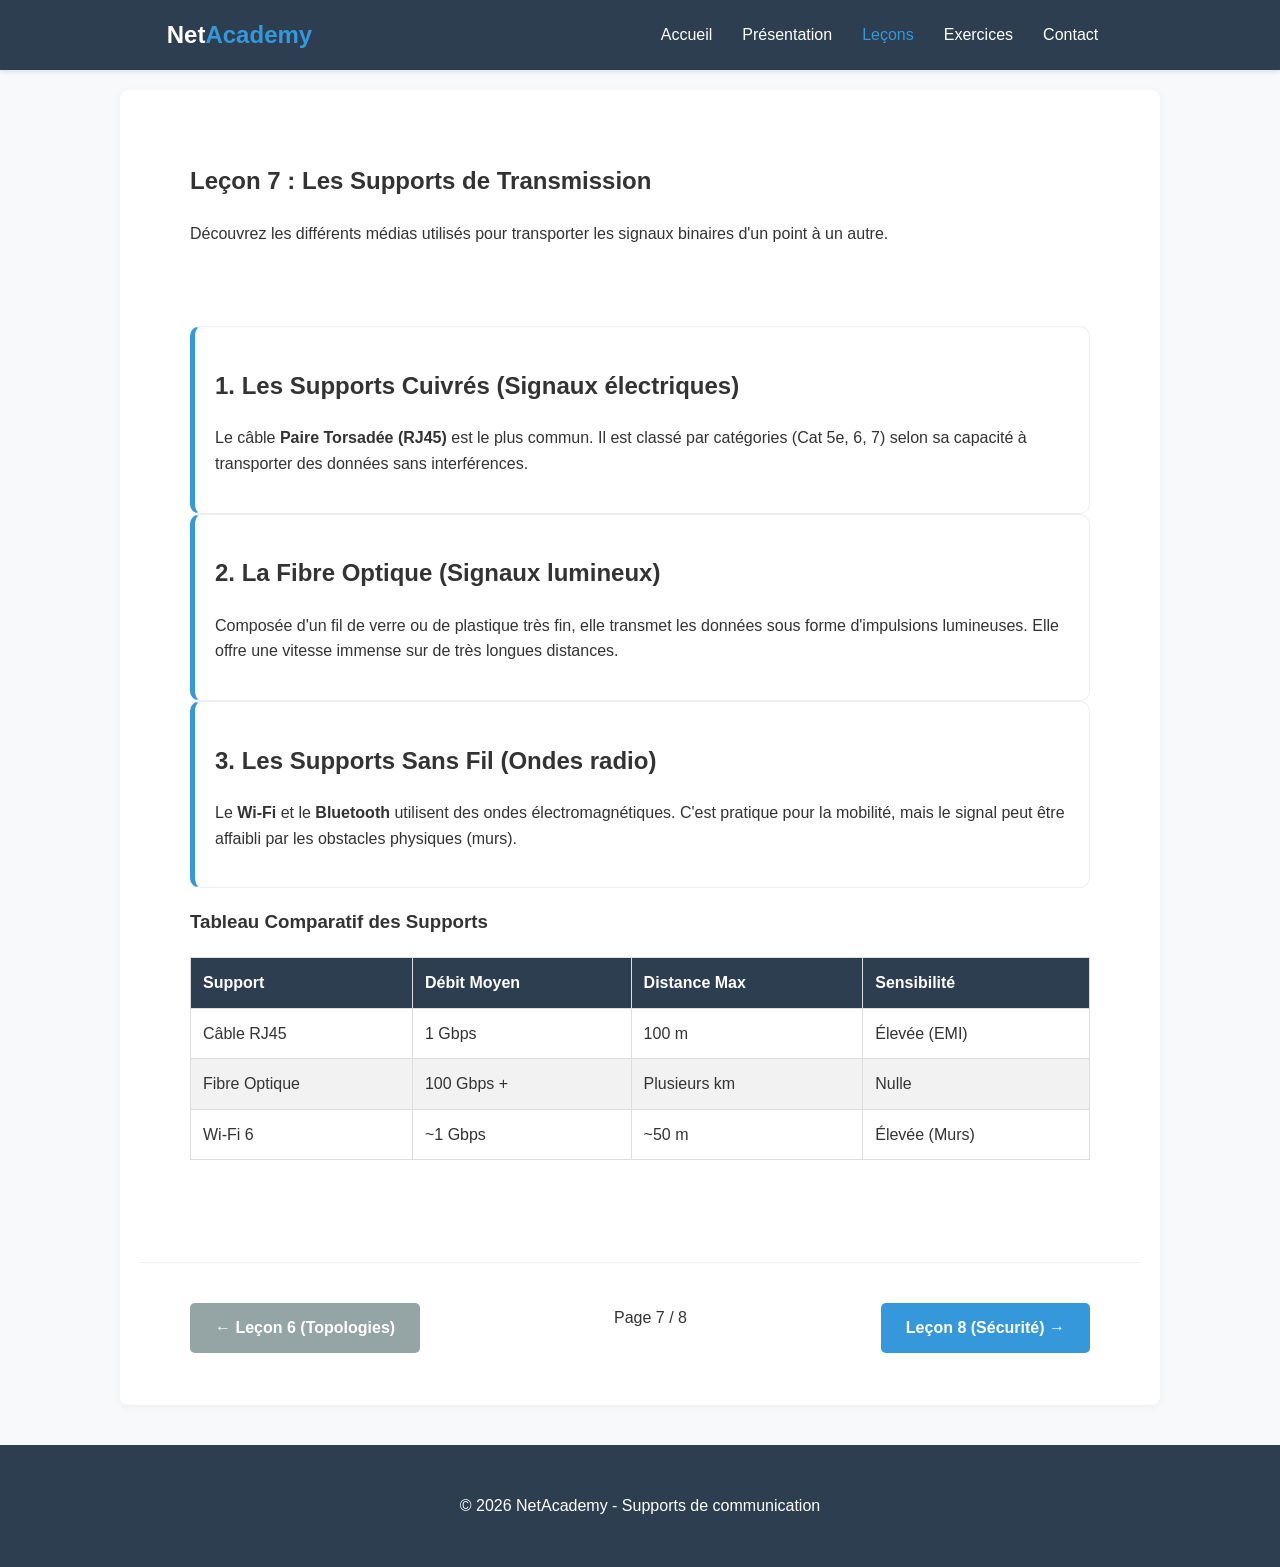
<file: lecon7.html>
<!DOCTYPE html>
<html lang="fr">
<head>
    <meta charset="UTF-8">
    <meta name="viewport" content="width=device-width, initial-scale=1.0">
    <title>Leçon 7 : Supports de Transmission - NetAcademy</title>
    <link rel="stylesheet" href="style.css">
    <link rel="icon" type="png" href="favicon.png">
    <script src="script.js"></script>
</head>

<body>
    
        
    <header>
        <nav>
            <div class="logo">Net<span>Academy</span></div>
            <ul>
                <li><a href="index.html">Accueil</a></li>
                <li><a href="cours.html">Présentation</a></li>
                <li><a href="lecon1.html" class="active">Leçons</a></li>
                <li><a href="exercices.html">Exercices</a></li>
                <li><a href="contact.html">Contact</a></li>
            </ul>
        </nav>
    </header>

    <main class="container">
        <section class="lesson-header">
            <h1>Leçon 7 : Les Supports de Transmission</h1>
            <p>Découvrez les différents médias utilisés pour transporter les signaux binaires d'un point à un autre.</p>
        </section>

        <section class="content">
            <div class="div-info">
                <h2>1. Les Supports Cuivrés (Signaux électriques)</h2>
                <p>Le câble <strong>Paire Torsadée (RJ45)</strong> est le plus commun. Il est classé par catégories (Cat 5e, 6, 7) selon sa capacité à transporter des données sans interférences.</p>
            </div>

            

            <div class="div-info">
                <h2>2. La Fibre Optique (Signaux lumineux)</h2>
                <p>Composée d'un fil de verre ou de plastique très fin, elle transmet les données sous forme d'impulsions lumineuses. Elle offre une vitesse immense sur de très longues distances.</p>
            </div>

            

            <div class="div-info">
                <h2>3. Les Supports Sans Fil (Ondes radio)</h2>
                <p>Le <strong>Wi-Fi</strong> et le <strong>Bluetooth</strong> utilisent des ondes électromagnétiques. C'est pratique pour la mobilité, mais le signal peut être affaibli par les obstacles physiques (murs).</p>
            </div>

            <h3>Tableau Comparatif des Supports</h3>
            <table class="table-programme">
                <thead>
                    <tr>
                        <th>Support</th>
                        <th>Débit Moyen</th>
                        <th>Distance Max</th>
                        <th>Sensibilité</th>
                    </tr>
                </thead>
                <tbody>
                    <tr>
                        <td>Câble RJ45</td>
                        <td>1 Gbps</td>
                        <td>100 m</td>
                        <td>Élevée (EMI)</td>
                    </tr>
                    <tr>
                        <td>Fibre Optique</td>
                        <td>100 Gbps +</td>
                        <td>Plusieurs km</td>
                        <td>Nulle</td>
                    </tr>
                    <tr>
                        <td>Wi-Fi 6</td>
                        <td>~1 Gbps</td>
                        <td>~50 m</td>
                        <td>Élevée (Murs)</td>
                    </tr>
                </tbody>
            </table>
        </section>

        <section class="navigation-lecons">
            <a href="lecon6.html" class="btn" style="background: #95a5a6;">&larr; Leçon 6 (Topologies)</a>
            <span>Page 7 / 8</span>
            <a href="lecon8.html" class="btn">Leçon 8 (Sécurité) &rarr;</a>
        </section>
    </main>

    <footer>
        <p>&copy; 2026 NetAcademy - Supports de communication</p>
    </footer>

</body>
</html>
</file>
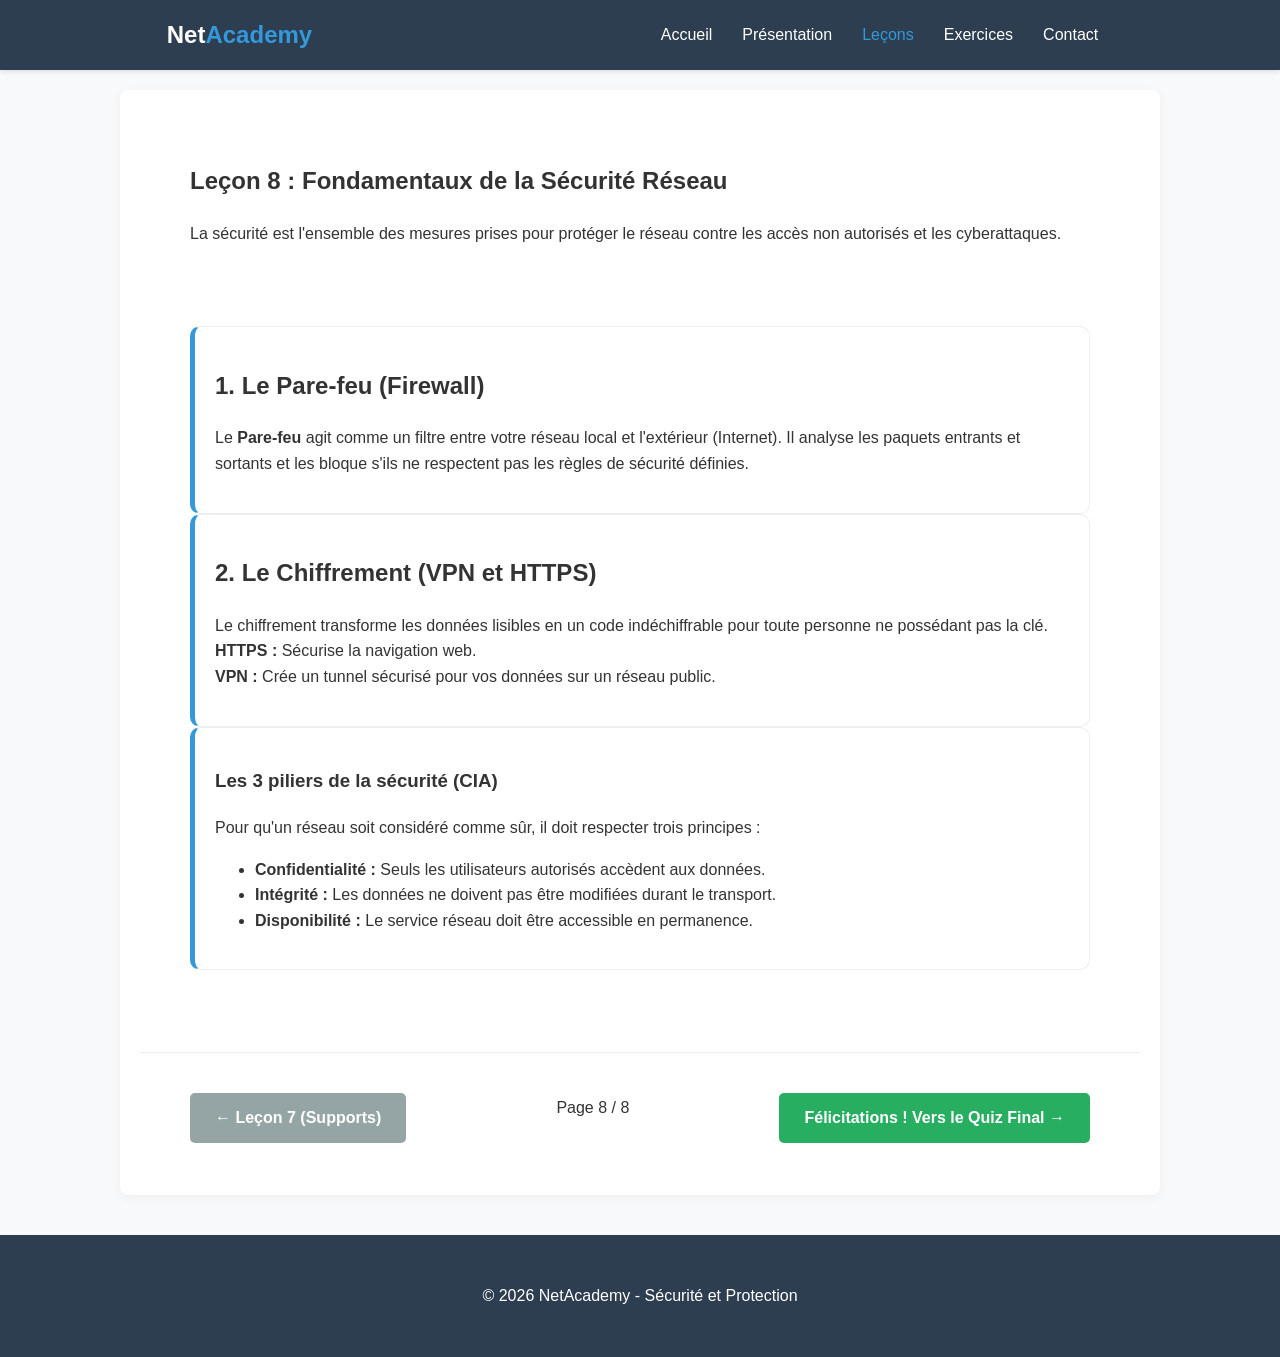
<file: lecon8.html>
<!DOCTYPE html>
<html lang="fr">
<head>
    <meta charset="UTF-8">
    <meta name="viewport" content="width=device-width, initial-scale=1.0">
    <title>Leçon 8 : Sécurité Réseau - NetAcademy</title>
    <link rel="stylesheet" href="style.css">
    <link rel="icon" type="png" href="favicon.png">
    <script src="script.js"></script>
</head>

<body>
    
    <header>
        <nav>
            <div class="logo">Net<span>Academy</span></div>
            <ul>
                <li><a href="index.html">Accueil</a></li>
                <li><a href="cours.html">Présentation</a></li>
                <li><a href="lecon1.html" class="active">Leçons</a></li>
                <li><a href="exercices.html">Exercices</a></li>
                <li><a href="contact.html">Contact</a></li>
            </ul>
        </nav>
    </header>

    <main class="container">
        <section class="lesson-header">
            <h1>Leçon 8 : Fondamentaux de la Sécurité Réseau</h1>
            <p>La sécurité est l'ensemble des mesures prises pour protéger le réseau contre les accès non autorisés et les cyberattaques.</p>
        </section>

        <section class="content">
            <div class="div-info">
                <h2>1. Le Pare-feu (Firewall)</h2>
                <p>Le <strong>Pare-feu</strong> agit comme un filtre entre votre réseau local et l'extérieur (Internet). Il analyse les paquets entrants et sortants et les bloque s'ils ne respectent pas les règles de sécurité définies.</p>
            </div>

            

            <div class="div-info">
                <h2>2. Le Chiffrement (VPN et HTTPS)</h2>
                <p>Le chiffrement transforme les données lisibles en un code indéchiffrable pour toute personne ne possédant pas la clé. 
                <br><strong>HTTPS :</strong> Sécurise la navigation web.
                <br><strong>VPN :</strong> Crée un tunnel sécurisé pour vos données sur un réseau public.</p>
            </div>

            

            <div class="card">
                <h3>Les 3 piliers de la sécurité (CIA)</h3>
                <p>Pour qu'un réseau soit considéré comme sûr, il doit respecter trois principes :</p>
                <ul>
                    <li><strong>Confidentialité :</strong> Seuls les utilisateurs autorisés accèdent aux données.</li>
                    <li><strong>Intégrité :</strong> Les données ne doivent pas être modifiées durant le transport.</li>
                    <li><strong>Disponibilité :</strong> Le service réseau doit être accessible en permanence.</li>
                </ul>
            </div>

            

        </section>

        <section class="navigation-lecons">
            <a href="lecon7.html" class="btn" style="background: #95a5a6;">&larr; Leçon 7 (Supports)</a>
            <span>Page 8 / 8</span>
            <a href="exercices.html" class="btn" style="background: #27ae60;">Félicitations ! Vers le Quiz Final &rarr;</a>
        </section>
    </main>

    <footer>
        <p>&copy; 2026 NetAcademy - Sécurité et Protection</p>
    </footer>

</body>
</html>
</file>
<file: style.css>
/* =========================================
   NetAcademy - Global Styles Corrigés
   ========================================= */

/* Variables pour les couleurs (facilite les changements futurs) */
:root {
    --primary-color: #2c3e50;    /* Bleu Nuit (Header/Footer) */
    --secondary-color: #3498db;  /* Bleu Clair (Liens, Boutons) */
    --accent-color: #27ae60;     /* Vert (Succès Quiz) */
    --text-color: #333333;
    --light-bg: #f8f9fa;
    --white: #ffffff;
}

body {
    font-family: 'Segoe UI', Tahoma, Geneva, Verdana, sans-serif;
    margin: 0;
    line-height: 1.6;
    color: var(--text-color);
    background-color: var(--light-bg);
}

/* --- Header & Navigation --- */
header { 
    background: var(--primary-color);
    color: var(--white);
    padding: 1rem 0;
    position: sticky;
    top: 0;
    z-index: 1000;
    box-shadow: 0 2px 5px rgba(0,0,0,0.1);
}

nav {
    display: flex;
    justify-content: space-around;
    align-items: center;
    flex-wrap: wrap; /* Important pour le mobile */
}

.logo {
    font-size: 1.5rem;
    font-weight: bold;
}

.logo span {
    color: var(--secondary-color);
}

nav ul {
    display: flex;
    list-style: none;
    margin: 0;
    padding: 0;
}

nav ul li a {
    color: var(--white);
    text-decoration: none;
    padding: 10px 15px;
    transition: 0.3s;
    font-weight: 500;
}

nav ul li a:hover, nav ul li a.active {
    color: var(--secondary-color);
}

/* --- Sections & Container --- */
.container {
    max-width: 1000px;
    margin: 20px auto;
    padding: 20px;
    background: var(--white);
    border-radius: 8px;
    box-shadow: 0 2px 10px rgba(0,0,0,0.05);
}

section {
    padding: 2rem 5%;
}

/* --- Hero Section (Accueil) --- */
.hero {
    background: linear-gradient(rgba(0,0,0,0.7), rgba(0,0,0,0.7)), 
                url('https://images.unsplash.com/photo-1544197150-b99a580bb7a8') no-repeat center/cover;
    height: 60vh;
    display: flex;
    flex-direction: column;
    justify-content: center;
    align-items: center;
    text-align: center;
    color: var(--white);
}

.hero h1 {
    font-size: 3rem;
    margin-bottom: 10px;
}

/* --- Boutons --- */
.btn {
    display: inline-block;
    background: var(--secondary-color);
    color: var(--white);
    padding: 12px 25px;
    text-decoration: none;
    border-radius: 5px;
    transition: 0.3s;
    border: none;
    cursor: pointer;
    font-weight: bold;
    margin-top: 20px;
}

.btn:hover {
    background: #2980b9;
    transform: scale(1.05);
}

/* --- Grilles et Cartes (Leçons) --- */
.grid-lecons {
    display: grid;
    grid-template-columns: repeat(auto-fit, minmax(280px, 1fr));
    gap: 20px;
    margin-top: 20px;
}

.card, .div-info {
    border: 1px solid #eee;
    padding: 20px;
    border-radius: 10px;
    background: var(--white);
    transition: transform 0.3s;
    border-left: 5px solid var(--secondary-color); /* Petite touche de design */
}

.card:hover {
    transform: translateY(-5px);
    box-shadow: 0 5px 15px rgba(0,0,0,0.1);
}

/* --- Notes Importantes (Leçons) --- */
.important-note {
    background: #e3f2fd; /* Bleu très clair */
    border-left: 5px solid var(--secondary-color);
    padding: 15px;
    margin: 20px 0;
    border-radius: 4px;
}

/* --- Navigation entre les Leçons --- */
.navigation-lecons {
    display: flex;
    justify-content: space-between;
    align-items: center;
    margin-top: 50px;
    border-top: 1px solid #eee;
    padding-top: 20px;
}

/* --- Tableaux (Présentation & Matériel) --- */
.table-programme {
    width: 100%;
    border-collapse: collapse;
    margin: 20px 0;
}

.table-programme th, .table-programme td {
    padding: 12px;
    border: 1px solid #ddd;
    text-align: left;
}

.table-programme th {
    background-color: var(--primary-color);
    color: var(--white);
}

.table-programme tr:nth-child(even) {
    background-color: #f2f2f2;
}

/* --- Quiz Box --- */
.quiz-box {
    background: #f9f9f9;
    padding: 30px;
    border-radius: 10px;
}

.question {
    background: var(--white);
    padding: 20px;
    border-radius: 8px;
    margin-bottom: 20px;
    border-left: 5px solid var(--secondary-color);
}

/* --- Carte de Résultat (Quiz Corrigé) --- */
.result-card {
    padding: 30px;
    border-radius: 15px;
    text-align: center;
    box-shadow: 0 4px 15px rgba(0,0,0,0.2);
    margin-top: 20px;
    transition: all 0.3s ease;
    background: var(--white);
}

/* --- Section Réseaux Sociaux --- */
.social-links {
    display: flex;
    flex-direction: column;
    gap: 10px;
    margin-top: 15px;
}

.social-btn {
    display: flex;
    align-items: center;
    padding: 10px 15px;
    border-radius: 5px;
    text-decoration: none;
    color: white;
    font-weight: bold;
    transition: transform 0.2s, opacity 0.2s;
}

.social-btn i {
    margin-right: 10px;
    font-size: 1.2rem;
}

.social-btn:hover {
    transform: translateX(5px);
    opacity: 0.9;
}

/* Couleurs spécifiques aux réseaux */
.facebook { background-color: #3b5998; }
.telegram { background-color: #0088cc; }
.instagram { background-color: #e1306c; }
.whatsapp { background-color: #25d366;} /* Vert WhatsApp corrigé */

/* --- Ajustement pour la page Contact --- */
.contact-wrapper {
    display: flex;
    gap: 40px;
    margin-top: 30px;
}

/* --- Footer --- */
footer {
    text-align: center;
    padding: 2rem;
    background: var(--primary-color);
    color: var(--white);
    margin-top: 40px;
}

/* --- Barre de Progression JS (Nouveau style) --- */
#progress-bar {
    position: fixed;
    top: 60px; /* Juste en dessous du header sticky */
    left: 0;
    height: 4px;
    background-color: var(--secondary-color);
    width: 0%;
    z-index: 999;
    transition: width 0.1s;
}

/* =========================================
   Responsive Design (Mobile) Corrigé
   ========================================= */
@media (max-width: 768px) {
    nav {
        flex-direction: column; /* Empile logo et menu */
    }
    nav ul {
        margin-top: 15px;
        flex-wrap: wrap;
        justify-content: center;
    }
    nav ul li a {
        padding: 5px 10px;
    }
    .hero h1 {
        font-size: 2rem;
    }
    .contact-wrapper {
        flex-direction: column;
    }
    .navigation-lecons {
        flex-direction: column;
        gap: 15px;
    }
}
/* =========================================
   MODE MOBILE (Écrans inférieurs à 768px)
   ========================================= */

@media (max-width: 768px) {
    /* 1. Ajustement du Header et de la Navigation */
    nav {
        flex-direction: column; /* On empile le logo et le menu */
        padding: 15px 10px;
    }

    nav ul {
        flex-direction: row; /* On garde une ligne pour le menu */
        flex-wrap: wrap;     /* Mais on autorise le passage à la ligne */
        justify-content: center;
        gap: 10px;
        margin-top: 15px;
        padding: 0;
    }

    nav ul li a {
        padding: 8px 12px;
        font-size: 0.9rem;
        background: rgba(255, 255, 255, 0.1); /* Petit fond pour faciliter le clic */
        border-radius: 5px;
    }

    /* 2. Section Hero (Accueil) */
    .hero {
        height: auto;
        padding: 60px 20px;
        text-align: center;
    }

    .hero h1 {
        font-size: 1.8rem; /* On réduit la taille du titre */
    }

    /* 3. Conteneur principal */
    .container {
        padding: 15px;
        margin: 0;
    }

    /* 4. Grilles de leçons (Cards) */
    .grid-lecons, .grid-presentation {
        grid-template-columns: 1fr; /* Une seule colonne sur mobile */
        gap: 15px;
    }

    /* 5. Tableaux (Leçon 2, 4, etc.) */
    /* On rend le tableau scrollable horizontalement pour éviter qu'il déborde */
    .table-programme {
        display: block;
        overflow-x: auto;
        white-space: nowrap;
    }

    /* 6. Formulaire de Contact & Quiz */
    .contact-wrapper {
        flex-direction: column; /* Le formulaire passe au-dessus des infos */
    }

    .contact-form, .contact-info {
        width: 100%;
    }

    /* 7. Boutons de navigation (Précédent/Suivant) */
    .navigation-lecons {
        flex-direction: column;
        gap: 15px;
        text-align: center;
    }

    .btn {
        width: 100%; /* Les boutons prennent toute la largeur pour être cliquables */
        text-align: center;
    }
}

/* Petits ajustements pour les très petits écrans (iPhone SE, etc.) */
@media (max-width: 480px) {
    .logo {
        font-size: 1.2rem;
    }
    
    header {
        position: relative; /* On retire le sticky si l'écran est trop petit */
    }
}
</file>
